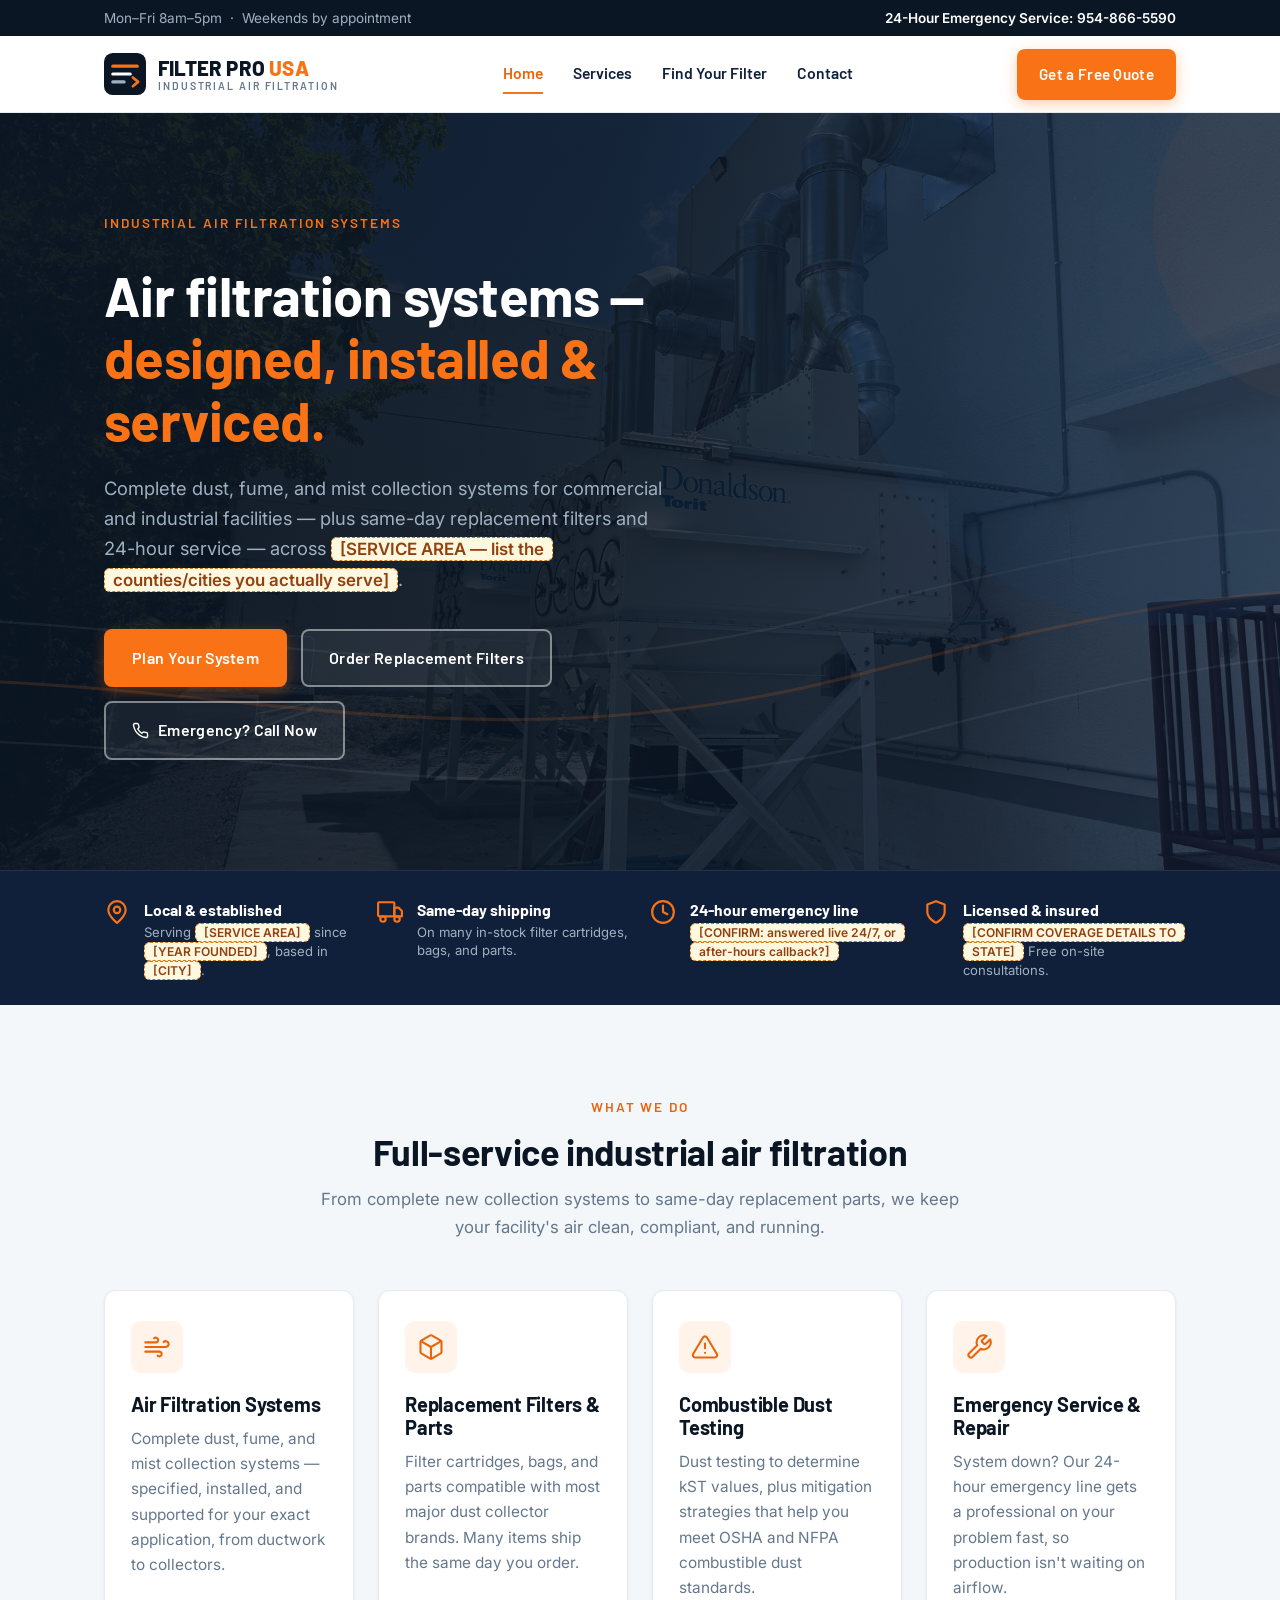
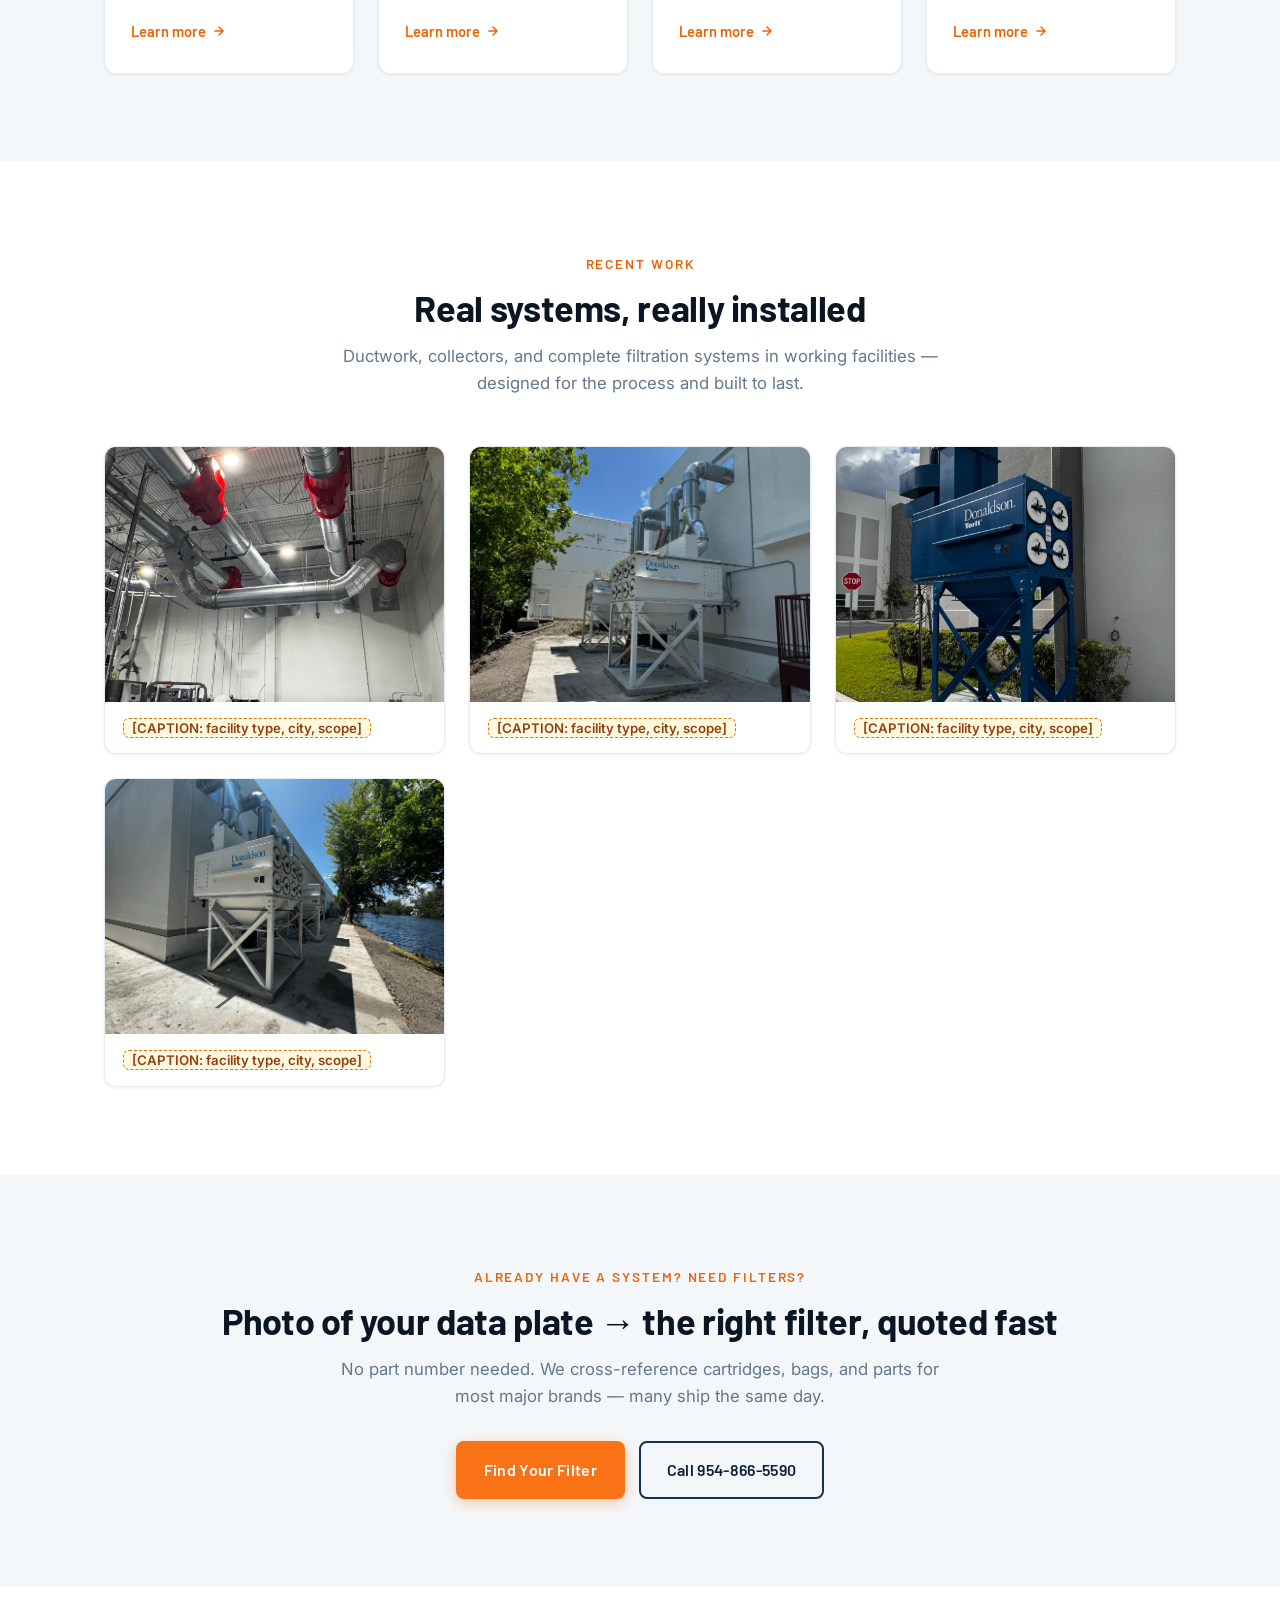
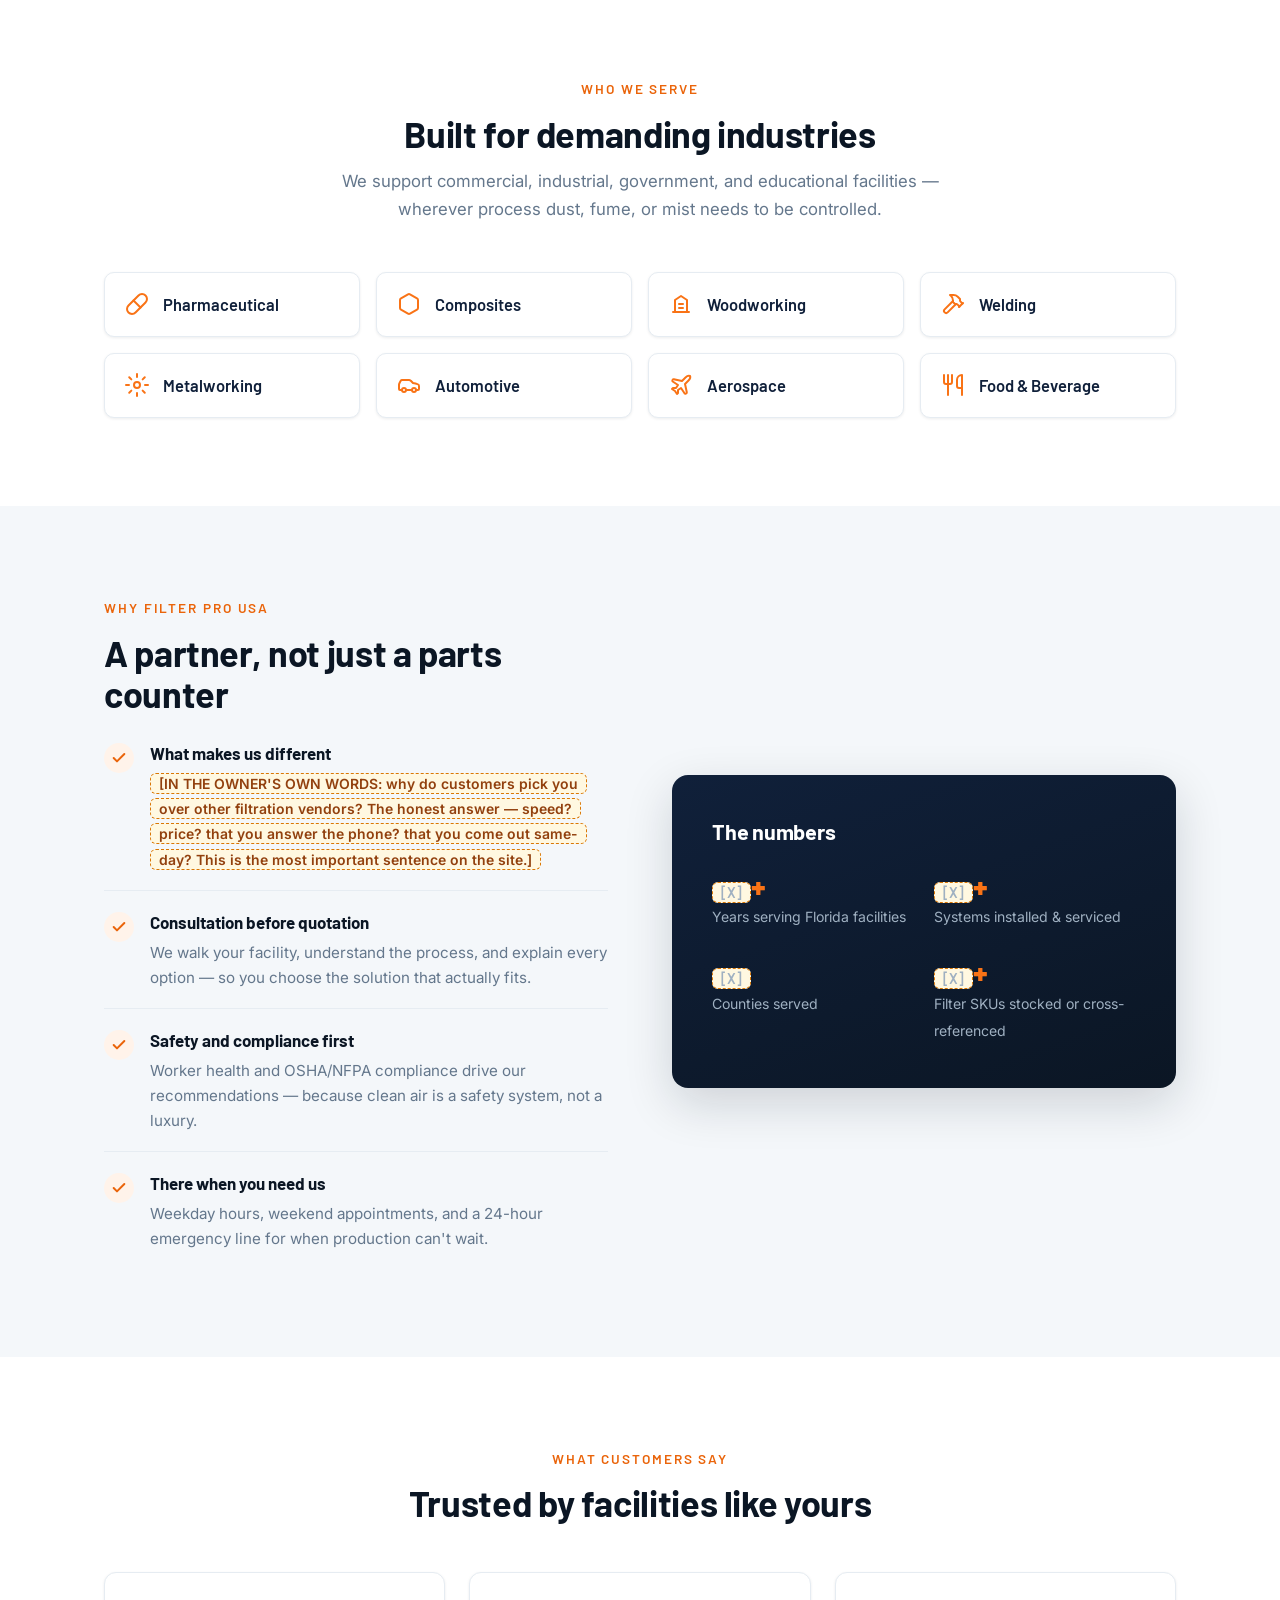
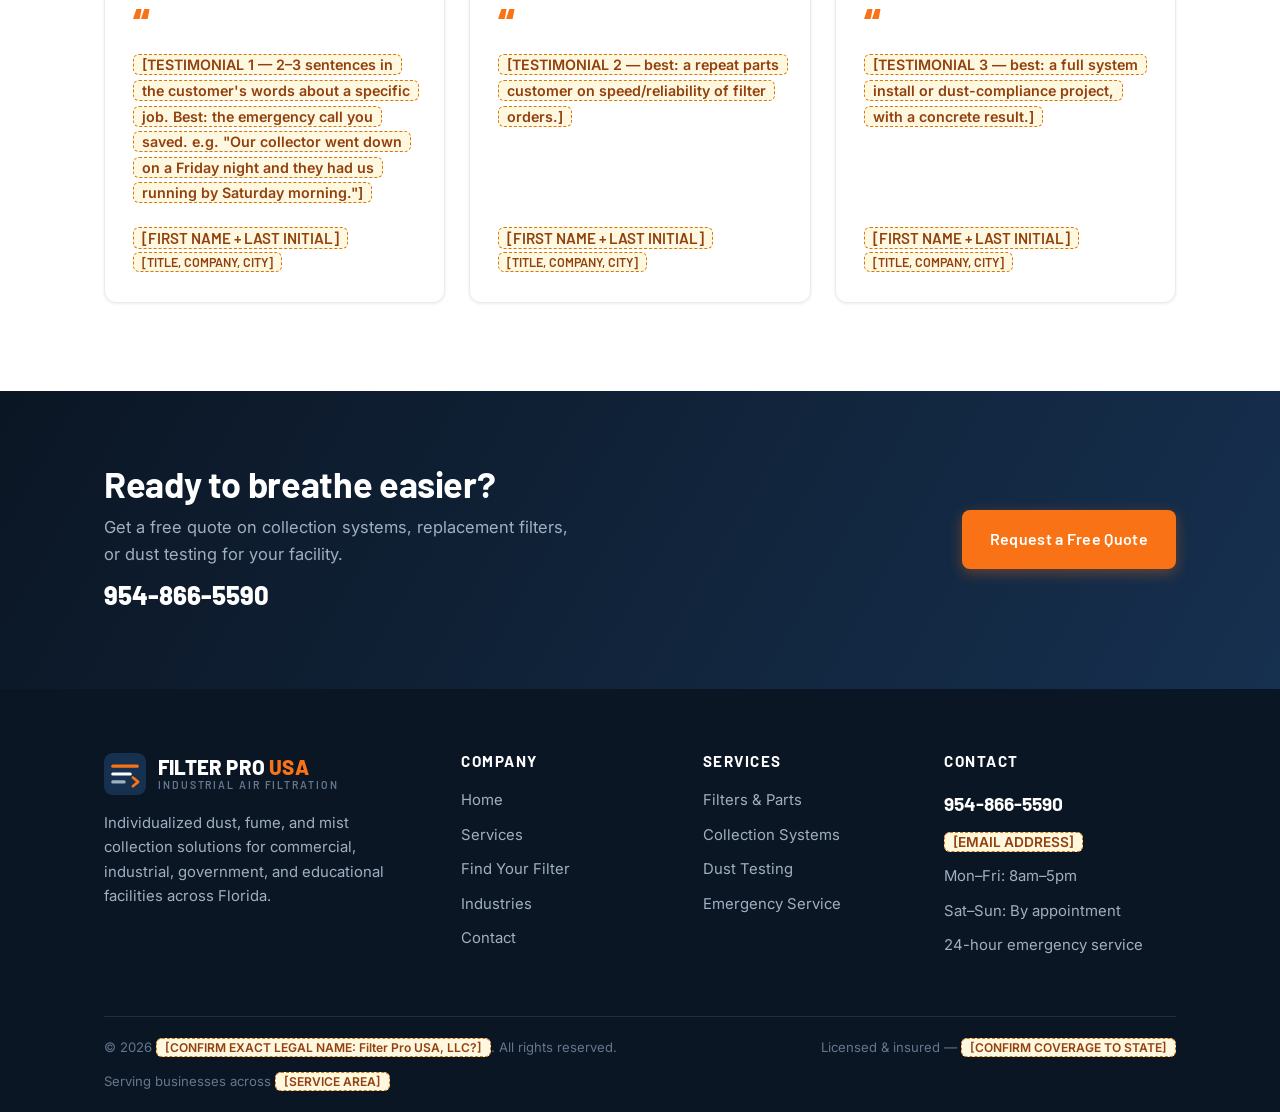
<file: index.html>
<!DOCTYPE html>
<html lang="en">
<head>
  <meta charset="UTF-8">
  <meta name="viewport" content="width=device-width, initial-scale=1.0">
  <title>Filter Pro USA | Industrial Air Filtration Systems — Design, Installation &amp; Service, Florida</title>
  <meta name="description" content="Filter Pro USA designs, installs, and services industrial air filtration systems — dust, fume, and mist collection — for commercial and industrial facilities across Florida. Replacement filters for most brands. Free quotes — call 954-866-5590.">
  <meta property="og:type" content="website">
  <meta property="og:title" content="Filter Pro USA | Industrial Air Filtration Systems — Florida">
  <meta property="og:description" content="Air filtration systems designed, installed, and serviced. Dust, fume, and mist collection plus replacement filters for most brands. Free quotes — 954-866-5590.">
  <link rel="preconnect" href="https://fonts.googleapis.com">
  <link rel="preconnect" href="https://fonts.gstatic.com" crossorigin>
  <link href="https://fonts.googleapis.com/css2?family=Barlow:wght@600;700;800&family=Inter:wght@400;500;600&display=swap" rel="stylesheet">
  <link rel="stylesheet" href="css/styles.css">
  <link rel="icon" type="image/svg+xml" href="assets/favicon.svg">
  <script type="application/ld+json">
  {
    "@context": "https://schema.org",
    "@type": "LocalBusiness",
    "name": "Filter Pro USA",
    "url": "https://filterprousa.com/",
    "telephone": "+1-954-866-5590",
    "description": "Industrial air filtration systems designed, installed, and serviced: dust, fume, and mist collection, replacement filters and parts, and combustible dust testing for commercial and industrial facilities in Florida.",
    "areaServed": "Florida",
    "openingHours": ["Mo-Fr 08:00-17:00"]
  }
  </script>
  <!-- TODO before launch: add "address" and "geo" to the JSON-LD above once the
       business address is confirmed, and update areaServed to the real list. -->
</head>
<body>

  <!-- Top utility bar -->
  <div class="topbar">
    <div class="container">
      <div class="hours">
        <span>Mon–Fri 8am–5pm &nbsp;·&nbsp; Weekends by appointment</span>
      </div>
      <div>
        <strong>24-Hour Emergency Service:</strong>
        <a href="tel:9548665590">954-866-5590</a>
      </div>
    </div>
  </div>

  <!-- Header -->
  <header class="site-header">
    <div class="container nav-wrap">
      <a class="brand" href="index.html">
        <svg class="brand-mark" viewBox="0 0 48 48" fill="none" xmlns="http://www.w3.org/2000/svg" aria-hidden="true">
          <rect width="48" height="48" rx="10" fill="#0b1624"/>
          <path d="M10 15h28" stroke="#f97316" stroke-width="3.5" stroke-linecap="round"/>
          <path d="M10 24h20" stroke="#ffffff" stroke-width="3.5" stroke-linecap="round"/>
          <path d="M10 33h13" stroke="#9fb0c1" stroke-width="3.5" stroke-linecap="round"/>
          <path d="M33 28l6 5-6 5" stroke="#f97316" stroke-width="3" stroke-linecap="round" stroke-linejoin="round" fill="none"/>
        </svg>
        <span class="brand-text">
          <span class="brand-name">FILTER PRO <span>USA</span></span>
          <span class="brand-tag">Industrial Air Filtration</span>
        </span>
      </a>

      <nav class="main-nav" id="mainNav">
        <a href="index.html" class="active">Home</a>
        <a href="services.html">Services</a>
        <a href="filters.html">Find Your Filter</a>
        <a href="contact.html">Contact</a>
      </nav>

      <div class="nav-cta">
        <a class="btn btn-primary" href="contact.html">Get a Free Quote</a>
      </div>

      <button class="nav-toggle" id="navToggle" aria-label="Toggle navigation" aria-expanded="false">
        <span></span><span></span><span></span>
      </button>
    </div>
  </header>

  <!-- Hero -->
  <section class="hero">
    <svg class="hero-flow" viewBox="0 0 1440 620" preserveAspectRatio="xMidYMid slice" xmlns="http://www.w3.org/2000/svg" aria-hidden="true">
      <path d="M-80 480 C 300 420, 520 560, 900 460 S 1400 380, 1560 440" stroke="rgba(249,115,22,0.28)" stroke-width="2.5" fill="none"/>
      <path d="M-80 530 C 320 470, 560 610, 940 510 S 1420 430, 1560 490" stroke="rgba(255,255,255,0.10)" stroke-width="2" fill="none"/>
      <path d="M-80 430 C 280 370, 500 510, 880 410 S 1380 330, 1560 390" stroke="rgba(159,176,193,0.16)" stroke-width="2" fill="none"/>
      <circle cx="1150" cy="160" r="260" fill="rgba(29,63,102,0.35)"/>
      <circle cx="1290" cy="90" r="150" fill="rgba(249,115,22,0.07)"/>
    </svg>

    <div class="container">
      <div class="hero-inner">
        <span class="kicker">Industrial Air Filtration Systems</span>
        <h1>Air filtration systems — <em>designed, installed &amp; serviced.</em></h1>
        <p class="lede">
          Complete dust, fume, and mist collection systems for commercial and industrial
          facilities — plus same-day replacement filters and 24-hour service — across
          <span class="ph">[SERVICE AREA — list the counties/cities you actually serve]</span>.
        </p>
        <div class="hero-actions">
          <a class="btn btn-primary" href="contact.html">Plan Your System</a>
          <a class="btn btn-outline-light" href="filters.html">Order Replacement Filters</a>
          <a class="btn btn-outline-light btn-tel" href="tel:9548665590">
            <svg width="17" height="17" viewBox="0 0 24 24" fill="none" stroke="currentColor" stroke-width="2" stroke-linecap="round" stroke-linejoin="round" aria-hidden="true"><path d="M22 16.92v3a2 2 0 0 1-2.18 2 19.79 19.79 0 0 1-8.63-3.07 19.5 19.5 0 0 1-6-6 19.79 19.79 0 0 1-3.07-8.67A2 2 0 0 1 4.11 2h3a2 2 0 0 1 2 1.72c.127.96.361 1.903.7 2.81a2 2 0 0 1-.45 2.11L8.09 9.91a16 16 0 0 0 6 6l1.27-1.27a2 2 0 0 1 2.11-.45c.907.339 1.85.573 2.81.7A2 2 0 0 1 22 16.92z"/></svg>
            Emergency? Call Now
          </a>
        </div>
      </div>
    </div>
  </section>

  <!-- Trust strip -->
  <div class="trust-strip">
    <div class="container">
      <div class="trust-item">
        <svg viewBox="0 0 24 24" fill="none" stroke="currentColor" stroke-width="2" stroke-linecap="round" stroke-linejoin="round" aria-hidden="true"><path d="M20 10c0 6-8 12-8 12s-8-6-8-12a8 8 0 0 1 16 0Z"/><circle cx="12" cy="10" r="3"/></svg>
        <div>
          <strong>Local &amp; established</strong>
          <small>Serving <span class="ph">[SERVICE AREA]</span> since <span class="ph">[YEAR FOUNDED]</span>, based in <span class="ph">[CITY]</span>.</small>
        </div>
      </div>
      <div class="trust-item">
        <svg viewBox="0 0 24 24" fill="none" stroke="currentColor" stroke-width="2" stroke-linecap="round" stroke-linejoin="round" aria-hidden="true"><rect x="1" y="3" width="15" height="13" rx="1"/><path d="M16 8h4l3 3v5h-7V8z"/><circle cx="5.5" cy="18.5" r="2.5"/><circle cx="18.5" cy="18.5" r="2.5"/></svg>
        <div>
          <strong>Same-day shipping</strong>
          <small>On many in-stock filter cartridges, bags, and parts.</small>
        </div>
      </div>
      <div class="trust-item">
        <svg viewBox="0 0 24 24" fill="none" stroke="currentColor" stroke-width="2" stroke-linecap="round" stroke-linejoin="round" aria-hidden="true"><circle cx="12" cy="12" r="10"/><polyline points="12 6 12 12 16 14"/></svg>
        <div>
          <strong>24-hour emergency line</strong>
          <small><span class="ph">[CONFIRM: answered live 24/7, or after-hours callback?]</span></small>
        </div>
      </div>
      <div class="trust-item">
        <svg viewBox="0 0 24 24" fill="none" stroke="currentColor" stroke-width="2" stroke-linecap="round" stroke-linejoin="round" aria-hidden="true"><path d="M12 22s8-4 8-10V5l-8-3-8 3v7c0 6 8 10 8 10z"/></svg>
        <div>
          <strong>Licensed &amp; insured</strong>
          <small><span class="ph">[CONFIRM COVERAGE DETAILS TO STATE]</span> Free on-site consultations.</small>
        </div>
      </div>
    </div>
  </div>

  <!-- Services overview -->
  <section class="block tint" id="services">
    <div class="container">
      <div class="section-head center">
        <span class="kicker">What We Do</span>
        <h2>Full-service industrial air filtration</h2>
        <p class="section-intro">
          From complete new collection systems to same-day replacement parts, we keep
          your facility's air clean, compliant, and running.
        </p>
      </div>

      <div class="card-grid">
        <div class="svc-card">
          <div class="svc-icon">
            <svg viewBox="0 0 24 24" fill="none" stroke="currentColor" stroke-width="1.8" stroke-linecap="round" stroke-linejoin="round" aria-hidden="true"><path d="M9.59 4.59A2 2 0 1 1 11 8H2"/><path d="M17.73 7.73A2.5 2.5 0 1 1 19.5 12H2"/><path d="M12.59 19.41A2 2 0 1 0 14 16H2"/></svg>
          </div>
          <h3>Air Filtration Systems</h3>
          <p>Complete dust, fume, and mist collection systems — specified, installed, and supported for your exact application, from ductwork to collectors.</p>
          <a class="learn" href="services.html#collection">Learn more
            <svg width="14" height="14" viewBox="0 0 24 24" fill="none" stroke="currentColor" stroke-width="2.5" stroke-linecap="round" stroke-linejoin="round" aria-hidden="true"><path d="M5 12h14M12 5l7 7-7 7"/></svg>
          </a>
        </div>

        <div class="svc-card">
          <div class="svc-icon">
            <svg viewBox="0 0 24 24" fill="none" stroke="currentColor" stroke-width="1.8" stroke-linecap="round" stroke-linejoin="round" aria-hidden="true"><path d="M21 8a2 2 0 0 0-1-1.73l-7-4a2 2 0 0 0-2 0l-7 4A2 2 0 0 0 3 8v8a2 2 0 0 0 1 1.73l7 4a2 2 0 0 0 2 0l7-4A2 2 0 0 0 21 16Z"/><path d="m3.3 7 8.7 5 8.7-5"/><path d="M12 22V12"/></svg>
          </div>
          <h3>Replacement Filters &amp; Parts</h3>
          <p>Filter cartridges, bags, and parts compatible with most major dust collector brands. Many items ship the same day you order.</p>
          <a class="learn" href="filters.html">Learn more
            <svg width="14" height="14" viewBox="0 0 24 24" fill="none" stroke="currentColor" stroke-width="2.5" stroke-linecap="round" stroke-linejoin="round" aria-hidden="true"><path d="M5 12h14M12 5l7 7-7 7"/></svg>
          </a>
        </div>

        <div class="svc-card">
          <div class="svc-icon">
            <svg viewBox="0 0 24 24" fill="none" stroke="currentColor" stroke-width="1.8" stroke-linecap="round" stroke-linejoin="round" aria-hidden="true"><path d="M12 9v4"/><path d="M12 17h.01"/><path d="M10.29 3.86 1.82 18a2 2 0 0 0 1.71 3h16.94a2 2 0 0 0 1.71-3L13.71 3.86a2 2 0 0 0-3.42 0z"/></svg>
          </div>
          <h3>Combustible Dust Testing</h3>
          <p>Dust testing to determine kST values, plus mitigation strategies that help you meet OSHA and NFPA combustible dust standards.</p>
          <a class="learn" href="services.html#testing">Learn more
            <svg width="14" height="14" viewBox="0 0 24 24" fill="none" stroke="currentColor" stroke-width="2.5" stroke-linecap="round" stroke-linejoin="round" aria-hidden="true"><path d="M5 12h14M12 5l7 7-7 7"/></svg>
          </a>
        </div>

        <div class="svc-card">
          <div class="svc-icon">
            <svg viewBox="0 0 24 24" fill="none" stroke="currentColor" stroke-width="1.8" stroke-linecap="round" stroke-linejoin="round" aria-hidden="true"><path d="M14.7 6.3a1 1 0 0 0 0 1.4l1.6 1.6a1 1 0 0 0 1.4 0l3.77-3.77a6 6 0 0 1-7.94 7.94l-6.91 6.91a2.12 2.12 0 0 1-3-3l6.91-6.91a6 6 0 0 1 7.94-7.94l-3.76 3.76z"/></svg>
          </div>
          <h3>Emergency Service &amp; Repair</h3>
          <p>System down? Our 24-hour emergency line gets a professional on your problem fast, so production isn't waiting on airflow.</p>
          <a class="learn" href="services.html#service">Learn more
            <svg width="14" height="14" viewBox="0 0 24 24" fill="none" stroke="currentColor" stroke-width="2.5" stroke-linecap="round" stroke-linejoin="round" aria-hidden="true"><path d="M5 12h14M12 5l7 7-7 7"/></svg>
          </a>
        </div>
      </div>
    </div>
  </section>

  <!-- Recent work -->
  <section class="block" id="recent-work">
    <div class="container">
      <div class="section-head center">
        <span class="kicker">Recent Work</span>
        <h2>Real systems, really installed</h2>
        <p class="section-intro">
          Ductwork, collectors, and complete filtration systems in working facilities —
          designed for the process and built to last.
        </p>
      </div>
      <div class="work-grid">
        <figure class="work-card">
          <img src="assets/photos/job-1.jpg" alt="Overhead spiral ductwork and isolation valves installed inside a production facility" loading="lazy">
          <figcaption><span class="ph">[CAPTION: facility type, city, scope]</span></figcaption>
        </figure>
        <figure class="work-card">
          <img src="assets/photos/job-2.jpg" alt="Twin Donaldson Torit cartridge dust collectors installed outside a Florida facility" loading="lazy">
          <figcaption><span class="ph">[CAPTION: facility type, city, scope]</span></figcaption>
        </figure>
        <figure class="work-card">
          <img src="assets/photos/job-3.jpg" alt="Donaldson Torit cartridge dust collector with exterior ductwork" loading="lazy">
          <figcaption><span class="ph">[CAPTION: facility type, city, scope]</span></figcaption>
        </figure>
        <figure class="work-card">
          <img src="assets/photos/job-4.jpg" alt="Row of Donaldson Torit dust collectors along a commercial building exterior" loading="lazy">
          <figcaption><span class="ph">[CAPTION: facility type, city, scope]</span></figcaption>
        </figure>
      </div>
    </div>
  </section>

  <!-- Filter finder teaser -->
  <section class="block tint" id="find-filter">
    <div class="container">
      <div class="section-head center" style="margin-bottom: 0;">
        <span class="kicker">Already Have a System? Need Filters?</span>
        <h2>Photo of your data plate → the right filter, quoted fast</h2>
        <p class="section-intro">
          No part number needed. We cross-reference cartridges, bags, and parts for most
          major brands — many ship the same day.
        </p>
        <div class="teaser-actions">
          <a class="btn btn-primary" href="filters.html">Find Your Filter</a>
          <a class="btn btn-outline-dark" href="tel:9548665590">Call 954-866-5590</a>
        </div>
      </div>
    </div>
  </section>

  <!-- Industries -->
  <section class="block" id="industries">
    <div class="container">
      <div class="section-head center">
        <span class="kicker">Who We Serve</span>
        <h2>Built for demanding industries</h2>
        <p class="section-intro">
          We support commercial, industrial, government, and educational facilities —
          wherever process dust, fume, or mist needs to be controlled.
        </p>
      </div>

      <div class="industry-grid">
        <div class="industry">
          <svg viewBox="0 0 24 24" fill="none" stroke="currentColor" stroke-width="2" stroke-linecap="round" stroke-linejoin="round" aria-hidden="true"><path d="m10.5 20.5 10-10a4.95 4.95 0 1 0-7-7l-10 10a4.95 4.95 0 1 0 7 7Z"/><path d="m8.5 8.5 7 7"/></svg>
          Pharmaceutical
        </div>
        <div class="industry">
          <svg viewBox="0 0 24 24" fill="none" stroke="currentColor" stroke-width="2" stroke-linecap="round" stroke-linejoin="round" aria-hidden="true"><path d="M21 8a2 2 0 0 0-1-1.73l-7-4a2 2 0 0 0-2 0l-7 4A2 2 0 0 0 3 8v8a2 2 0 0 0 1 1.73l7 4a2 2 0 0 0 2 0l7-4A2 2 0 0 0 21 16Z"/></svg>
          Composites
        </div>
        <div class="industry">
          <svg viewBox="0 0 24 24" fill="none" stroke="currentColor" stroke-width="2" stroke-linecap="round" stroke-linejoin="round" aria-hidden="true"><path d="M4 20h16"/><path d="M6 20V8l6-4 6 4v12"/><path d="M10 12h4"/><path d="M10 16h4"/></svg>
          Woodworking
        </div>
        <div class="industry">
          <svg viewBox="0 0 24 24" fill="none" stroke="currentColor" stroke-width="2" stroke-linecap="round" stroke-linejoin="round" aria-hidden="true"><path d="m15 12-8.373 8.373a1 1 0 1 1-3-3L12 9"/><path d="m18 15 4-4"/><path d="m21.5 11.5-1.914-1.914A2 2 0 0 1 19 8.172V7l-2.26-2.26a6 6 0 0 0-4.202-1.756L9 2.96l.92.82A6.18 6.18 0 0 1 12 8.4V10l2 2h1.172a2 2 0 0 1 1.414.586L18.5 14.5"/></svg>
          Welding
        </div>
        <div class="industry">
          <svg viewBox="0 0 24 24" fill="none" stroke="currentColor" stroke-width="2" stroke-linecap="round" stroke-linejoin="round" aria-hidden="true"><circle cx="12" cy="12" r="3"/><path d="M12 1v3M12 20v3M4.22 4.22l2.12 2.12M17.66 17.66l2.12 2.12M1 12h3M20 12h3M4.22 19.78l2.12-2.12M17.66 6.34l2.12-2.12"/></svg>
          Metalworking
        </div>
        <div class="industry">
          <svg viewBox="0 0 24 24" fill="none" stroke="currentColor" stroke-width="2" stroke-linecap="round" stroke-linejoin="round" aria-hidden="true"><path d="M19 17h2c.6 0 1-.4 1-1v-3c0-.9-.7-1.7-1.5-1.9C18.7 10.6 16 10 16 10s-1.3-1.4-2.2-2.3c-.5-.4-1.1-.7-1.8-.7H5c-.6 0-1.1.4-1.4.9l-1.4 2.9A3.7 3.7 0 0 0 2 12v4c0 .6.4 1 1 1h2"/><circle cx="7" cy="17" r="2"/><path d="M9 17h6"/><circle cx="17" cy="17" r="2"/></svg>
          Automotive
        </div>
        <div class="industry">
          <svg viewBox="0 0 24 24" fill="none" stroke="currentColor" stroke-width="2" stroke-linecap="round" stroke-linejoin="round" aria-hidden="true"><path d="M17.8 19.2 16 11l3.5-3.5C21 6 21.5 4 21 3c-1-.5-3 0-4.5 1.5L13 8 4.8 6.2c-.5-.1-.9.1-1.1.5l-.3.5c-.2.5-.1 1 .3 1.3L9 12l-2 3H4l-1 1 3 2 2 3 1-1v-3l3-2 3.5 5.3c.3.4.8.5 1.3.3l.5-.2c.4-.3.6-.7.5-1.2z"/></svg>
          Aerospace
        </div>
        <div class="industry">
          <svg viewBox="0 0 24 24" fill="none" stroke="currentColor" stroke-width="2" stroke-linecap="round" stroke-linejoin="round" aria-hidden="true"><path d="M3 2v7c0 1.1.9 2 2 2h4a2 2 0 0 0 2-2V2"/><path d="M7 2v20"/><path d="M21 15V2a5 5 0 0 0-5 5v6c0 1.1.9 2 2 2h3Zm0 0v7"/></svg>
          Food &amp; Beverage
        </div>
      </div>
    </div>
  </section>

  <!-- Why us -->
  <section class="block tint" id="why-us">
    <div class="container split">
      <div>
        <span class="kicker">Why Filter Pro USA</span>
        <h2>A partner, not just a parts counter</h2>
        <ul class="why-list">
          <li>
            <span class="check"><svg viewBox="0 0 24 24" fill="none" stroke="currentColor" stroke-width="3" stroke-linecap="round" stroke-linejoin="round" aria-hidden="true"><path d="M20 6 9 17l-5-5"/></svg></span>
            <div>
              <strong>What makes us different</strong>
              <p><span class="ph">[IN THE OWNER'S OWN WORDS: why do customers pick you over other filtration vendors? The honest answer — speed? price? that you answer the phone? that you come out same-day? This is the most important sentence on the site.]</span></p>
            </div>
          </li>
          <li>
            <span class="check"><svg viewBox="0 0 24 24" fill="none" stroke="currentColor" stroke-width="3" stroke-linecap="round" stroke-linejoin="round" aria-hidden="true"><path d="M20 6 9 17l-5-5"/></svg></span>
            <div>
              <strong>Consultation before quotation</strong>
              <p>We walk your facility, understand the process, and explain every option — so you choose the solution that actually fits.</p>
            </div>
          </li>
          <li>
            <span class="check"><svg viewBox="0 0 24 24" fill="none" stroke="currentColor" stroke-width="3" stroke-linecap="round" stroke-linejoin="round" aria-hidden="true"><path d="M20 6 9 17l-5-5"/></svg></span>
            <div>
              <strong>Safety and compliance first</strong>
              <p>Worker health and OSHA/NFPA compliance drive our recommendations — because clean air is a safety system, not a luxury.</p>
            </div>
          </li>
          <li>
            <span class="check"><svg viewBox="0 0 24 24" fill="none" stroke="currentColor" stroke-width="3" stroke-linecap="round" stroke-linejoin="round" aria-hidden="true"><path d="M20 6 9 17l-5-5"/></svg></span>
            <div>
              <strong>There when you need us</strong>
              <p>Weekday hours, weekend appointments, and a 24-hour emergency line for when production can't wait.</p>
            </div>
          </li>
        </ul>
      </div>

      <div class="stat-panel">
        <h3>The numbers</h3>
        <div class="stat-grid">
          <div class="stat">
            <b><span class="ph">[X]</span>+</b>
            <span>Years serving Florida facilities</span>
          </div>
          <div class="stat">
            <b><span class="ph">[X]</span>+</b>
            <span>Systems installed &amp; serviced</span>
          </div>
          <div class="stat">
            <b><span class="ph">[X]</span></b>
            <span>Counties served</span>
          </div>
          <div class="stat">
            <b><span class="ph">[X]</span>+</b>
            <span>Filter SKUs stocked or cross-referenced</span>
          </div>
        </div>
      </div>
    </div>
  </section>

  <!-- Testimonials -->
  <section class="block" id="testimonials">
    <div class="container">
      <div class="section-head center">
        <span class="kicker">What Customers Say</span>
        <h2>Trusted by facilities like yours</h2>
      </div>
      <div class="quote-grid">
        <div class="quote-card">
          <span class="quote-mark">“</span>
          <p><span class="ph">[TESTIMONIAL 1 — 2–3 sentences in the customer's words about a specific job. Best: the emergency call you saved. e.g. "Our collector went down on a Friday night and they had us running by Saturday morning."]</span></p>
          <div class="quote-who">
            <span class="ph">[FIRST NAME + LAST INITIAL]</span>
            <small><span class="ph">[TITLE, COMPANY, CITY]</span></small>
          </div>
        </div>
        <div class="quote-card">
          <span class="quote-mark">“</span>
          <p><span class="ph">[TESTIMONIAL 2 — best: a repeat parts customer on speed/reliability of filter orders.]</span></p>
          <div class="quote-who">
            <span class="ph">[FIRST NAME + LAST INITIAL]</span>
            <small><span class="ph">[TITLE, COMPANY, CITY]</span></small>
          </div>
        </div>
        <div class="quote-card">
          <span class="quote-mark">“</span>
          <p><span class="ph">[TESTIMONIAL 3 — best: a full system install or dust-compliance project, with a concrete result.]</span></p>
          <div class="quote-who">
            <span class="ph">[FIRST NAME + LAST INITIAL]</span>
            <small><span class="ph">[TITLE, COMPANY, CITY]</span></small>
          </div>
        </div>
      </div>
    </div>
  </section>

  <!-- CTA band -->
  <section class="cta-band">
    <div class="container">
      <div>
        <h2>Ready to breathe easier?</h2>
        <p>Get a free quote on collection systems, replacement filters, or dust testing for your facility.</p>
        <a class="cta-phone" href="tel:9548665590">954-866-5590</a>
      </div>
      <div class="cta-actions">
        <a class="btn btn-primary" href="contact.html">Request a Free Quote</a>
      </div>
    </div>
  </section>

  <!-- Footer -->
  <footer class="site-footer">
    <div class="container">
      <div class="footer-grid">
        <div class="footer-brand">
          <a class="brand" href="index.html">
            <svg class="brand-mark" viewBox="0 0 48 48" fill="none" xmlns="http://www.w3.org/2000/svg" aria-hidden="true">
              <rect width="48" height="48" rx="10" fill="#16304f"/>
              <path d="M10 15h28" stroke="#f97316" stroke-width="3.5" stroke-linecap="round"/>
              <path d="M10 24h20" stroke="#ffffff" stroke-width="3.5" stroke-linecap="round"/>
              <path d="M10 33h13" stroke="#9fb0c1" stroke-width="3.5" stroke-linecap="round"/>
              <path d="M33 28l6 5-6 5" stroke="#f97316" stroke-width="3" stroke-linecap="round" stroke-linejoin="round" fill="none"/>
            </svg>
            <span class="brand-text">
              <span class="brand-name">FILTER PRO <span>USA</span></span>
              <span class="brand-tag">Industrial Air Filtration</span>
            </span>
          </a>
          <p>Individualized dust, fume, and mist collection solutions for commercial, industrial, government, and educational facilities across Florida.</p>
        </div>

        <div>
          <h4>Company</h4>
          <ul>
            <li><a href="index.html">Home</a></li>
            <li><a href="services.html">Services</a></li>
            <li><a href="filters.html">Find Your Filter</a></li>
            <li><a href="index.html#industries">Industries</a></li>
            <li><a href="contact.html">Contact</a></li>
          </ul>
        </div>

        <div>
          <h4>Services</h4>
          <ul>
            <li><a href="filters.html">Filters &amp; Parts</a></li>
            <li><a href="services.html#collection">Collection Systems</a></li>
            <li><a href="services.html#testing">Dust Testing</a></li>
            <li><a href="services.html#service">Emergency Service</a></li>
          </ul>
        </div>

        <div>
          <h4>Contact</h4>
          <ul>
            <li><a class="footer-phone" href="tel:9548665590">954-866-5590</a></li>
            <li><span class="ph">[EMAIL ADDRESS]</span></li>
            <li>Mon–Fri: 8am–5pm</li>
            <li>Sat–Sun: By appointment</li>
            <li>24-hour emergency service</li>
          </ul>
        </div>
      </div>

      <div class="footer-bottom">
        <span>© 2026 <span class="ph">[CONFIRM EXACT LEGAL NAME: Filter Pro USA, LLC?]</span>. All rights reserved.</span>
        <span>Licensed &amp; insured — <span class="ph">[CONFIRM COVERAGE TO STATE]</span></span>
        <span>Serving businesses across <span class="ph">[SERVICE AREA]</span></span>
      </div>
    </div>
  </footer>

  <a class="mobile-call" href="tel:9548665590">📞 Call 954-866-5590</a>

  <script src="js/main.js"></script>
</body>
</html>
</file>
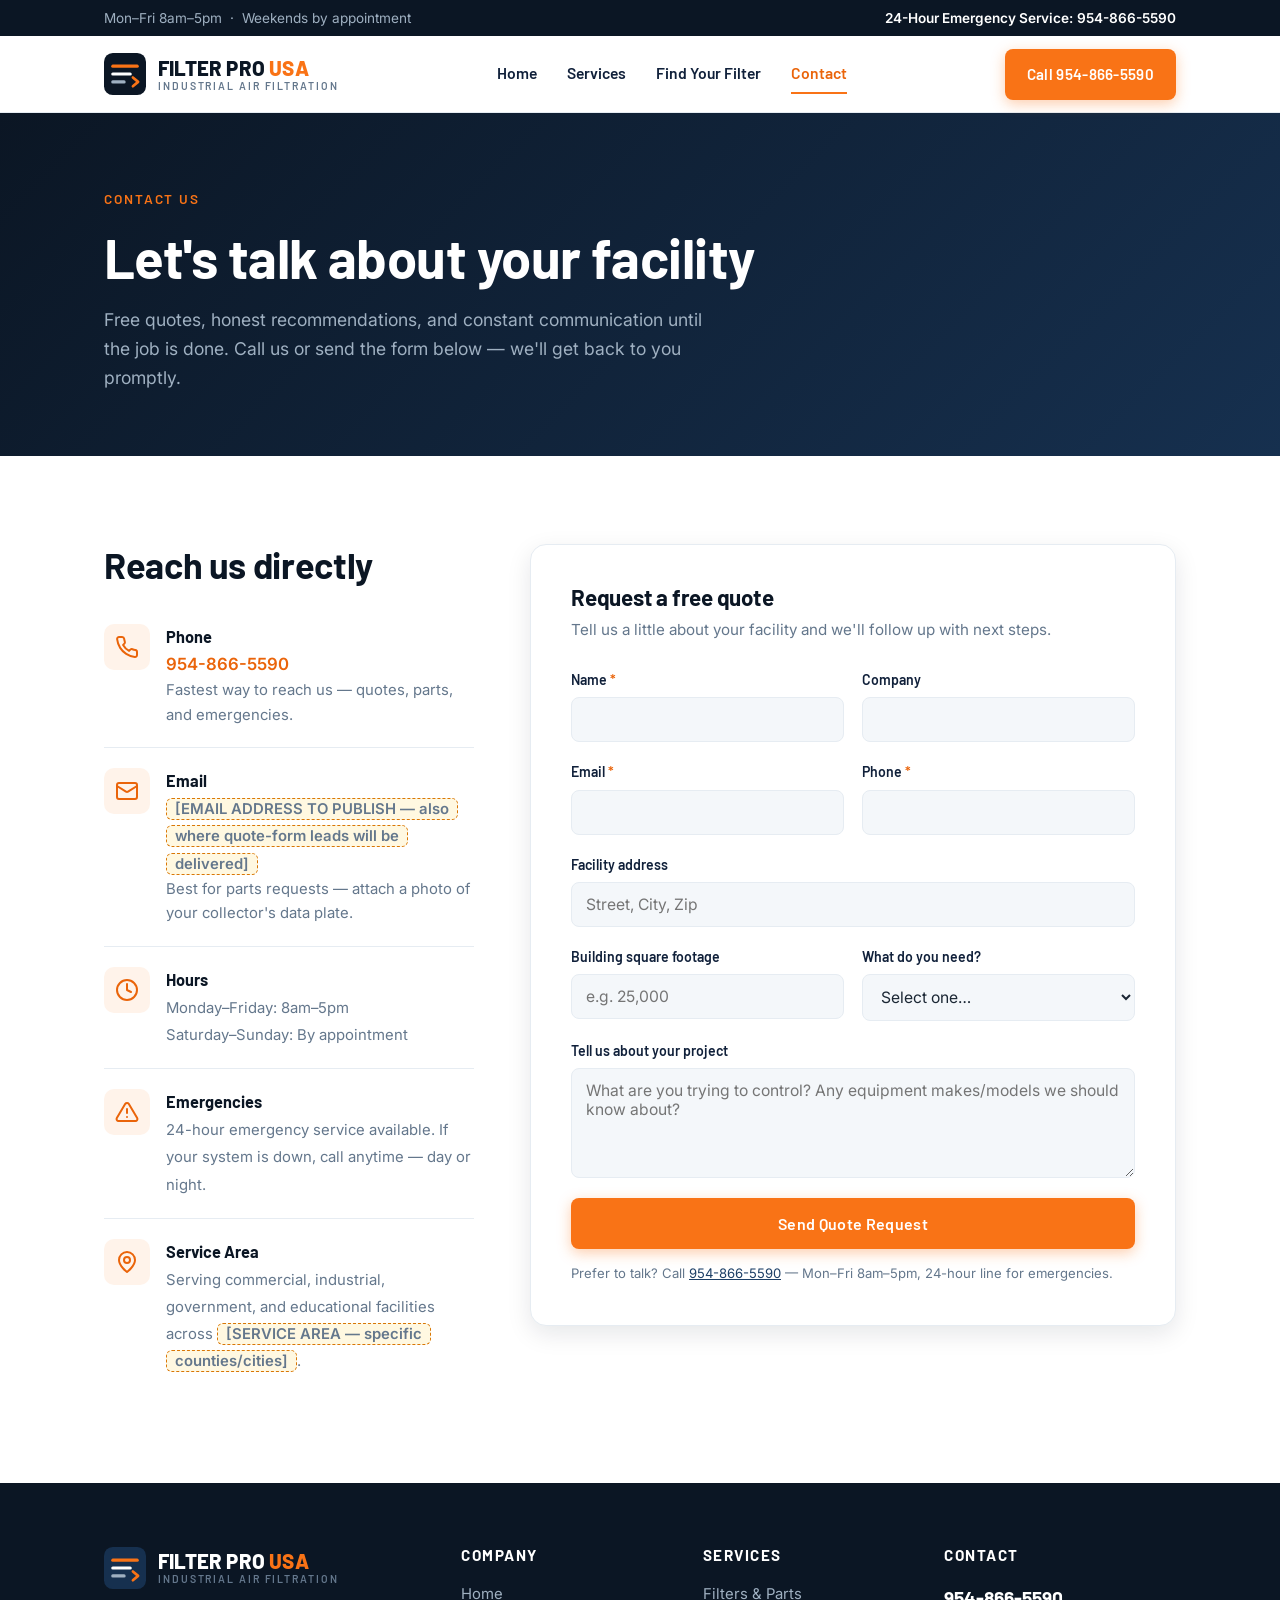
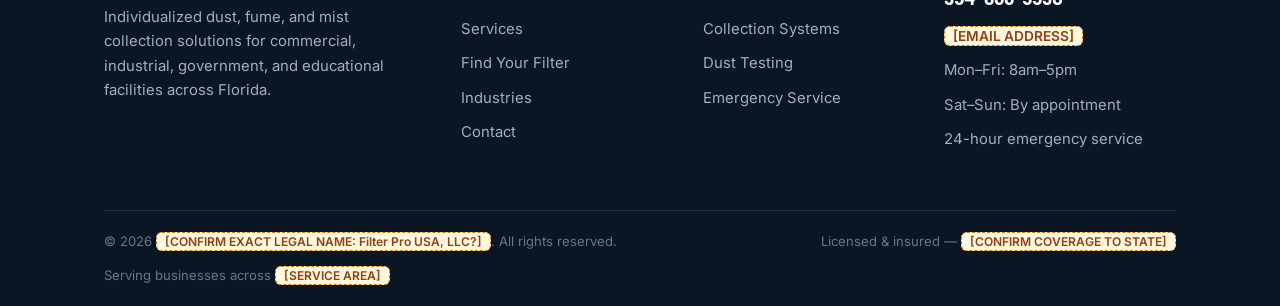
<file: contact.html>
<!DOCTYPE html>
<html lang="en">
<head>
  <meta charset="UTF-8">
  <meta name="viewport" content="width=device-width, initial-scale=1.0">
  <title>Contact Us | Filter Pro USA — Free Quotes, 954-866-5590</title>
  <meta name="description" content="Request a free quote from Filter Pro USA. Call 954-866-5590 — Mon–Fri 8am–5pm, weekends by appointment, 24-hour emergency service available across Florida.">
  <meta property="og:type" content="website">
  <meta property="og:title" content="Contact Filter Pro USA — Free Quotes">
  <meta property="og:description" content="Call 954-866-5590 or send the quote form. Mon–Fri 8am–5pm, 24-hour emergency line.">
  <link rel="preconnect" href="https://fonts.googleapis.com">
  <link rel="preconnect" href="https://fonts.gstatic.com" crossorigin>
  <link href="https://fonts.googleapis.com/css2?family=Barlow:wght@600;700;800&family=Inter:wght@400;500;600&display=swap" rel="stylesheet">
  <link rel="stylesheet" href="css/styles.css">
  <link rel="icon" type="image/svg+xml" href="assets/favicon.svg">
</head>
<body>

  <div class="topbar">
    <div class="container">
      <div class="hours">
        <span>Mon–Fri 8am–5pm &nbsp;·&nbsp; Weekends by appointment</span>
      </div>
      <div>
        <strong>24-Hour Emergency Service:</strong>
        <a href="tel:9548665590">954-866-5590</a>
      </div>
    </div>
  </div>

  <header class="site-header">
    <div class="container nav-wrap">
      <a class="brand" href="index.html">
        <svg class="brand-mark" viewBox="0 0 48 48" fill="none" xmlns="http://www.w3.org/2000/svg" aria-hidden="true">
          <rect width="48" height="48" rx="10" fill="#0b1624"/>
          <path d="M10 15h28" stroke="#f97316" stroke-width="3.5" stroke-linecap="round"/>
          <path d="M10 24h20" stroke="#ffffff" stroke-width="3.5" stroke-linecap="round"/>
          <path d="M10 33h13" stroke="#9fb0c1" stroke-width="3.5" stroke-linecap="round"/>
          <path d="M33 28l6 5-6 5" stroke="#f97316" stroke-width="3" stroke-linecap="round" stroke-linejoin="round" fill="none"/>
        </svg>
        <span class="brand-text">
          <span class="brand-name">FILTER PRO <span>USA</span></span>
          <span class="brand-tag">Industrial Air Filtration</span>
        </span>
      </a>

      <nav class="main-nav" id="mainNav">
        <a href="index.html">Home</a>
        <a href="services.html">Services</a>
        <a href="filters.html">Find Your Filter</a>
        <a href="contact.html" class="active">Contact</a>
      </nav>

      <div class="nav-cta">
        <a class="btn btn-primary" href="tel:9548665590">Call 954-866-5590</a>
      </div>

      <button class="nav-toggle" id="navToggle" aria-label="Toggle navigation" aria-expanded="false">
        <span></span><span></span><span></span>
      </button>
    </div>
  </header>

  <section class="page-hero">
    <div class="container">
      <span class="kicker">Contact Us</span>
      <h1>Let's talk about your facility</h1>
      <p>
        Free quotes, honest recommendations, and constant communication until the job
        is done. Call us or send the form below — we'll get back to you promptly.
      </p>
    </div>
  </section>

  <section class="block">
    <div class="container contact-layout">

      <div class="contact-info">
        <h2>Reach us directly</h2>

        <div class="info-card">
          <div class="svc-icon">
            <svg viewBox="0 0 24 24" fill="none" stroke="currentColor" stroke-width="2" stroke-linecap="round" stroke-linejoin="round" aria-hidden="true"><path d="M22 16.92v3a2 2 0 0 1-2.18 2 19.79 19.79 0 0 1-8.63-3.07 19.5 19.5 0 0 1-6-6 19.79 19.79 0 0 1-3.07-8.67A2 2 0 0 1 4.11 2h3a2 2 0 0 1 2 1.72c.127.96.361 1.903.7 2.81a2 2 0 0 1-.45 2.11L8.09 9.91a16 16 0 0 0 6 6l1.27-1.27a2 2 0 0 1 2.11-.45c.907.339 1.85.573 2.81.7A2 2 0 0 1 22 16.92z"/></svg>
          </div>
          <div>
            <strong>Phone</strong>
            <a href="tel:9548665590">954-866-5590</a>
            <p>Fastest way to reach us — quotes, parts, and emergencies.</p>
          </div>
        </div>

        <div class="info-card">
          <div class="svc-icon">
            <svg viewBox="0 0 24 24" fill="none" stroke="currentColor" stroke-width="2" stroke-linecap="round" stroke-linejoin="round" aria-hidden="true"><rect x="2" y="4" width="20" height="16" rx="2"/><path d="m22 7-8.97 5.7a1.94 1.94 0 0 1-2.06 0L2 7"/></svg>
          </div>
          <div>
            <strong>Email</strong>
            <span class="ph">[EMAIL ADDRESS TO PUBLISH — also where quote-form leads will be delivered]</span>
            <p>Best for parts requests — attach a photo of your collector's data plate.</p>
          </div>
        </div>

        <div class="info-card">
          <div class="svc-icon">
            <svg viewBox="0 0 24 24" fill="none" stroke="currentColor" stroke-width="2" stroke-linecap="round" stroke-linejoin="round" aria-hidden="true"><circle cx="12" cy="12" r="10"/><polyline points="12 6 12 12 16 14"/></svg>
          </div>
          <div>
            <strong>Hours</strong>
            <span>Monday–Friday: 8am–5pm<br>Saturday–Sunday: By appointment</span>
          </div>
        </div>

        <div class="info-card">
          <div class="svc-icon">
            <svg viewBox="0 0 24 24" fill="none" stroke="currentColor" stroke-width="2" stroke-linecap="round" stroke-linejoin="round" aria-hidden="true"><path d="M12 9v4"/><path d="M12 17h.01"/><path d="M10.29 3.86 1.82 18a2 2 0 0 0 1.71 3h16.94a2 2 0 0 0 1.71-3L13.71 3.86a2 2 0 0 0-3.42 0z"/></svg>
          </div>
          <div>
            <strong>Emergencies</strong>
            <span>24-hour emergency service available. If your system is down, call anytime — day or night.</span>
          </div>
        </div>

        <div class="info-card">
          <div class="svc-icon">
            <svg viewBox="0 0 24 24" fill="none" stroke="currentColor" stroke-width="2" stroke-linecap="round" stroke-linejoin="round" aria-hidden="true"><path d="M20 10c0 6-8 12-8 12s-8-6-8-12a8 8 0 0 1 16 0Z"/><circle cx="12" cy="10" r="3"/></svg>
          </div>
          <div>
            <strong>Service Area</strong>
            <span>Serving commercial, industrial, government, and educational facilities across <span class="ph">[SERVICE AREA — specific counties/cities]</span>.</span>
          </div>
        </div>
      </div>

      <div class="contact-form-panel">
        <h2>Request a free quote</h2>
        <p>Tell us a little about your facility and we'll follow up with next steps.</p>

        <form id="quoteForm" method="POST" action="#">
          <div class="form-grid">
            <div class="form-field">
              <label for="name">Name <span class="req">*</span></label>
              <input type="text" id="name" name="name" required autocomplete="name">
            </div>
            <div class="form-field">
              <label for="company">Company</label>
              <input type="text" id="company" name="company" autocomplete="organization">
            </div>
            <div class="form-field">
              <label for="email">Email <span class="req">*</span></label>
              <input type="email" id="email" name="email" required autocomplete="email">
            </div>
            <div class="form-field">
              <label for="phone">Phone <span class="req">*</span></label>
              <input type="tel" id="phone" name="phone" required autocomplete="tel">
            </div>
            <div class="form-field full">
              <label for="address">Facility address</label>
              <input type="text" id="address" name="address" placeholder="Street, City, Zip" autocomplete="street-address">
            </div>
            <div class="form-field">
              <label for="sqft">Building square footage</label>
              <input type="text" id="sqft" name="sqft" inputmode="numeric" placeholder="e.g. 25,000">
            </div>
            <div class="form-field">
              <label for="topic">What do you need?</label>
              <select id="topic" name="topic">
                <option value="">Select one…</option>
                <option>New collection system</option>
                <option>Replacement filters / parts</option>
                <option>Combustible dust testing</option>
                <option>Service / repair</option>
                <option>Something else</option>
              </select>
            </div>
            <div class="form-field full">
              <label for="message">Tell us about your project</label>
              <textarea id="message" name="message" placeholder="What are you trying to control? Any equipment makes/models we should know about?"></textarea>
            </div>
          </div>

          <button class="btn btn-primary" type="submit">Send Quote Request</button>
          <p class="form-note">
            Prefer to talk? Call <a href="tel:9548665590">954-866-5590</a> — Mon–Fri 8am–5pm,
            24-hour line for emergencies.
          </p>
        </form>
      </div>

    </div>
  </section>

  <footer class="site-footer">
    <div class="container">
      <div class="footer-grid">
        <div class="footer-brand">
          <a class="brand" href="index.html">
            <svg class="brand-mark" viewBox="0 0 48 48" fill="none" xmlns="http://www.w3.org/2000/svg" aria-hidden="true">
              <rect width="48" height="48" rx="10" fill="#16304f"/>
              <path d="M10 15h28" stroke="#f97316" stroke-width="3.5" stroke-linecap="round"/>
              <path d="M10 24h20" stroke="#ffffff" stroke-width="3.5" stroke-linecap="round"/>
              <path d="M10 33h13" stroke="#9fb0c1" stroke-width="3.5" stroke-linecap="round"/>
              <path d="M33 28l6 5-6 5" stroke="#f97316" stroke-width="3" stroke-linecap="round" stroke-linejoin="round" fill="none"/>
            </svg>
            <span class="brand-text">
              <span class="brand-name">FILTER PRO <span>USA</span></span>
              <span class="brand-tag">Industrial Air Filtration</span>
            </span>
          </a>
          <p>Individualized dust, fume, and mist collection solutions for commercial, industrial, government, and educational facilities across Florida.</p>
        </div>

        <div>
          <h4>Company</h4>
          <ul>
            <li><a href="index.html">Home</a></li>
            <li><a href="services.html">Services</a></li>
            <li><a href="filters.html">Find Your Filter</a></li>
            <li><a href="index.html#industries">Industries</a></li>
            <li><a href="contact.html">Contact</a></li>
          </ul>
        </div>

        <div>
          <h4>Services</h4>
          <ul>
            <li><a href="filters.html">Filters &amp; Parts</a></li>
            <li><a href="services.html#collection">Collection Systems</a></li>
            <li><a href="services.html#testing">Dust Testing</a></li>
            <li><a href="services.html#service">Emergency Service</a></li>
          </ul>
        </div>

        <div>
          <h4>Contact</h4>
          <ul>
            <li><a class="footer-phone" href="tel:9548665590">954-866-5590</a></li>
            <li><span class="ph">[EMAIL ADDRESS]</span></li>
            <li>Mon–Fri: 8am–5pm</li>
            <li>Sat–Sun: By appointment</li>
            <li>24-hour emergency service</li>
          </ul>
        </div>
      </div>

      <div class="footer-bottom">
        <span>© 2026 <span class="ph">[CONFIRM EXACT LEGAL NAME: Filter Pro USA, LLC?]</span>. All rights reserved.</span>
        <span>Licensed &amp; insured — <span class="ph">[CONFIRM COVERAGE TO STATE]</span></span>
        <span>Serving businesses across <span class="ph">[SERVICE AREA]</span></span>
      </div>
    </div>
  </footer>

  <a class="mobile-call" href="tel:9548665590">📞 Call 954-866-5590</a>

  <script src="js/main.js"></script>
</body>
</html>
</file>
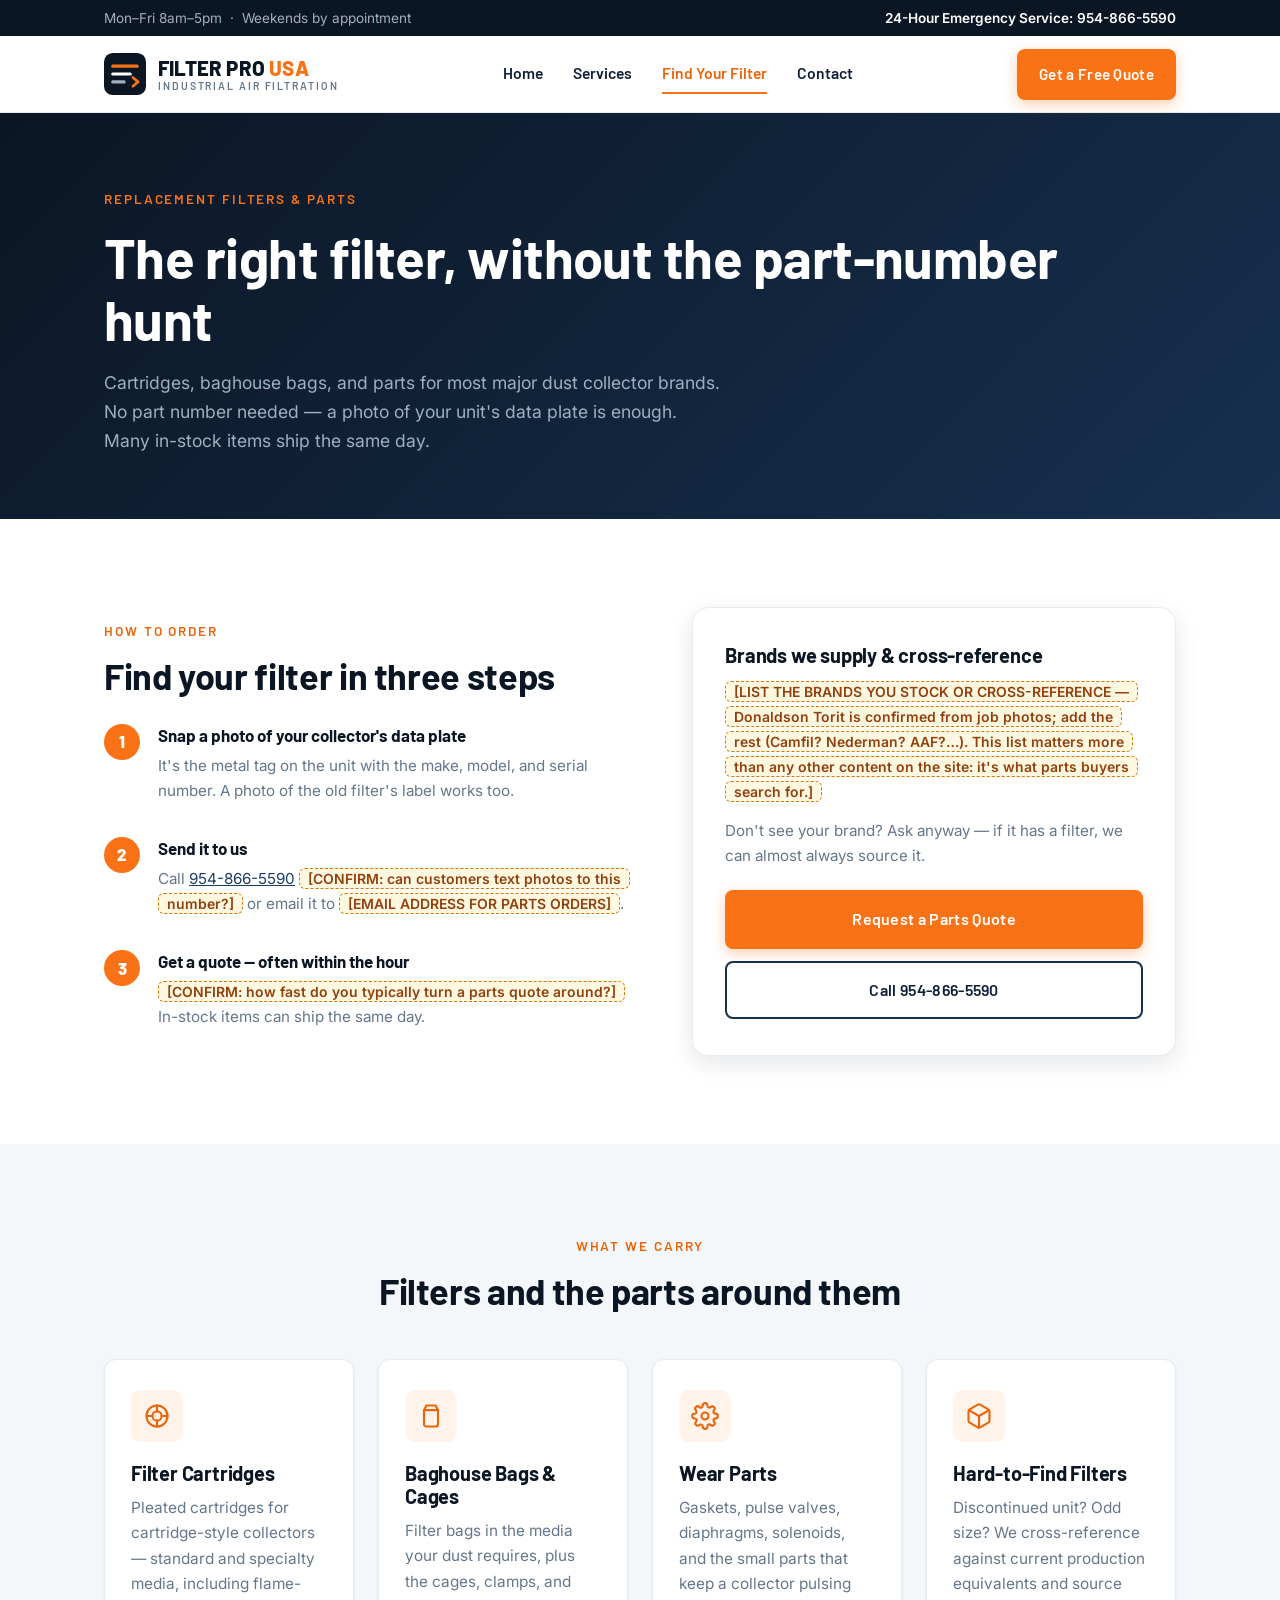
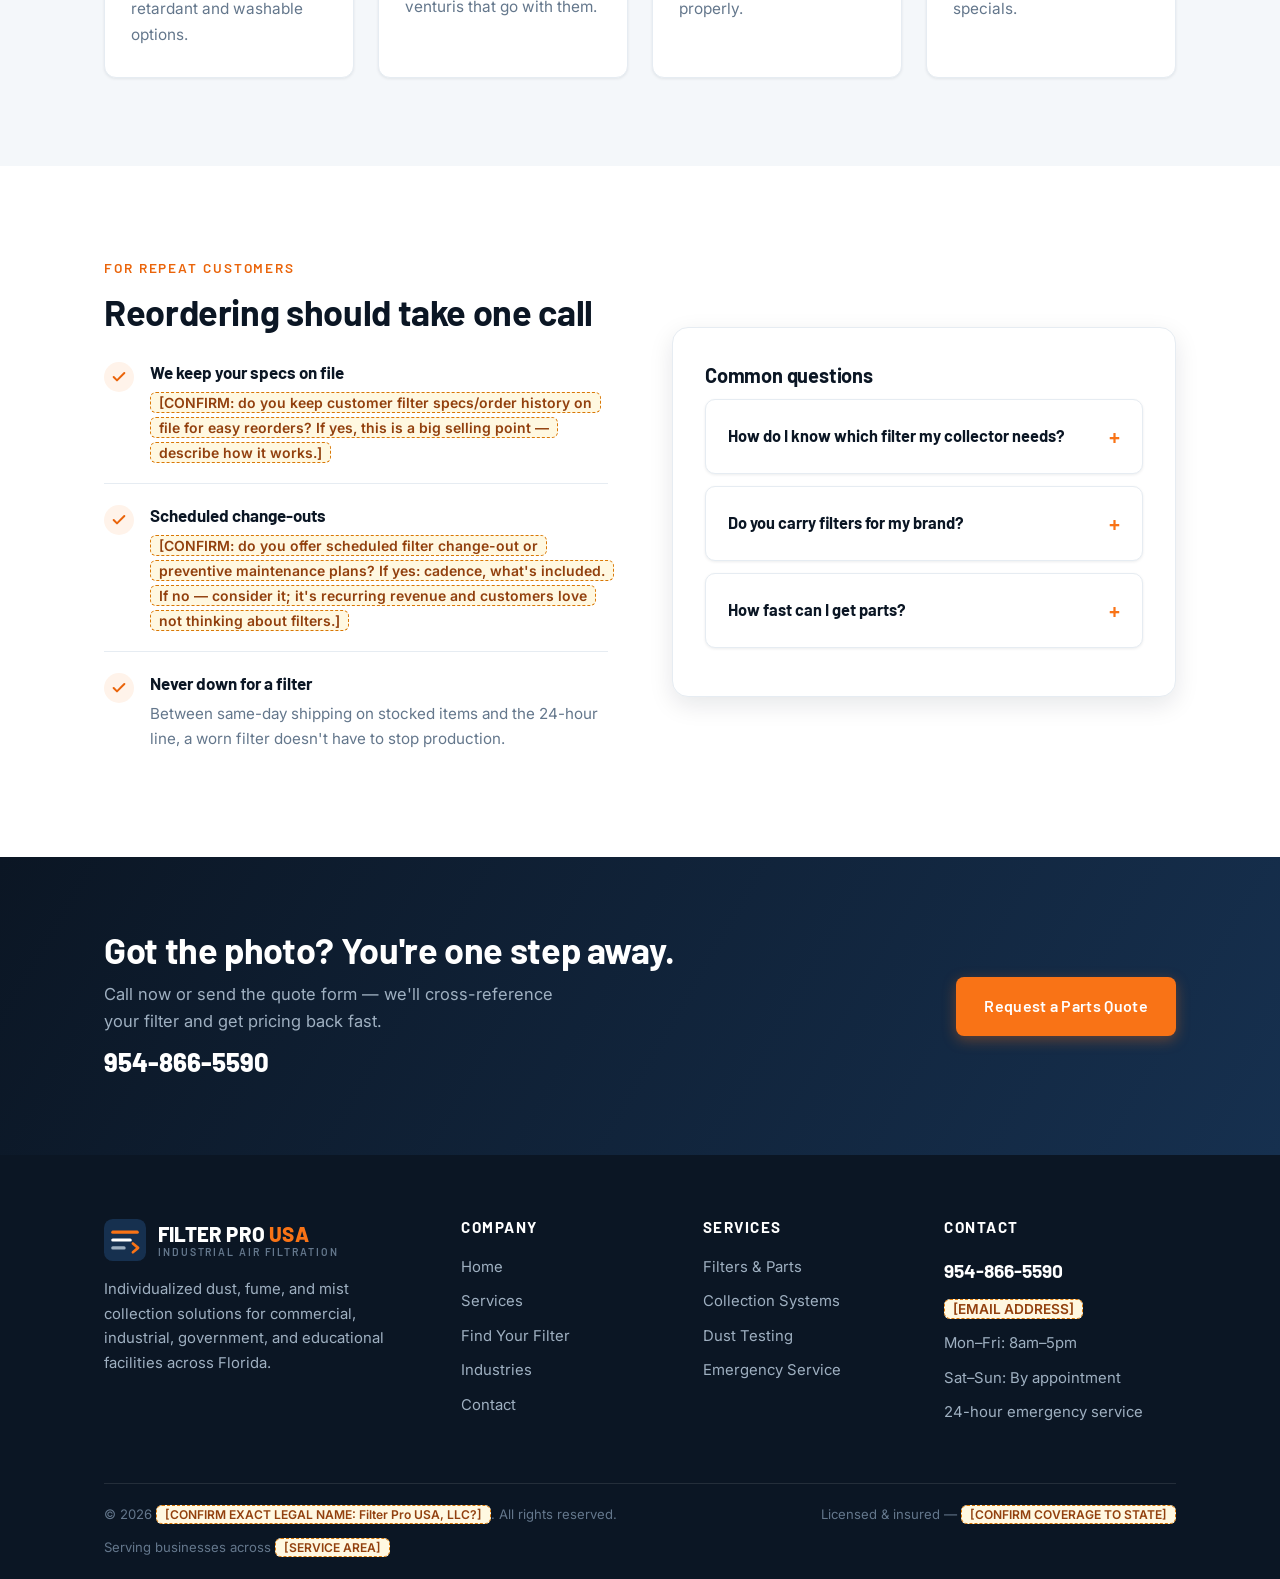
<file: filters.html>
<!DOCTYPE html>
<html lang="en">
<head>
  <meta charset="UTF-8">
  <meta name="viewport" content="width=device-width, initial-scale=1.0">
  <title>Dust Collector Replacement Filters &amp; Parts | Filter Pro USA — Florida</title>
  <meta name="description" content="Replacement filter cartridges, baghouse bags, and parts for most dust collector brands. Cross-reference by photo — no part number needed. Many items ship same day. Call 954-866-5590.">
  <meta property="og:type" content="website">
  <meta property="og:title" content="Dust Collector Replacement Filters &amp; Parts | Filter Pro USA">
  <meta property="og:description" content="Cartridges, bags, and parts for most brands. Send a photo of your data plate — we cross-reference and quote fast. Many items ship same day.">
  <link rel="preconnect" href="https://fonts.googleapis.com">
  <link rel="preconnect" href="https://fonts.gstatic.com" crossorigin>
  <link href="https://fonts.googleapis.com/css2?family=Barlow:wght@600;700;800&family=Inter:wght@400;500;600&display=swap" rel="stylesheet">
  <link rel="stylesheet" href="css/styles.css">
  <link rel="icon" type="image/svg+xml" href="assets/favicon.svg">
</head>
<body>

  <div class="topbar">
    <div class="container">
      <div class="hours">
        <span>Mon–Fri 8am–5pm &nbsp;·&nbsp; Weekends by appointment</span>
      </div>
      <div>
        <strong>24-Hour Emergency Service:</strong>
        <a href="tel:9548665590">954-866-5590</a>
      </div>
    </div>
  </div>

  <header class="site-header">
    <div class="container nav-wrap">
      <a class="brand" href="index.html">
        <svg class="brand-mark" viewBox="0 0 48 48" fill="none" xmlns="http://www.w3.org/2000/svg" aria-hidden="true">
          <rect width="48" height="48" rx="10" fill="#0b1624"/>
          <path d="M10 15h28" stroke="#f97316" stroke-width="3.5" stroke-linecap="round"/>
          <path d="M10 24h20" stroke="#ffffff" stroke-width="3.5" stroke-linecap="round"/>
          <path d="M10 33h13" stroke="#9fb0c1" stroke-width="3.5" stroke-linecap="round"/>
          <path d="M33 28l6 5-6 5" stroke="#f97316" stroke-width="3" stroke-linecap="round" stroke-linejoin="round" fill="none"/>
        </svg>
        <span class="brand-text">
          <span class="brand-name">FILTER PRO <span>USA</span></span>
          <span class="brand-tag">Industrial Air Filtration</span>
        </span>
      </a>

      <nav class="main-nav" id="mainNav">
        <a href="index.html">Home</a>
        <a href="services.html">Services</a>
        <a href="filters.html" class="active">Find Your Filter</a>
        <a href="contact.html">Contact</a>
      </nav>

      <div class="nav-cta">
        <a class="btn btn-primary" href="contact.html">Get a Free Quote</a>
      </div>

      <button class="nav-toggle" id="navToggle" aria-label="Toggle navigation" aria-expanded="false">
        <span></span><span></span><span></span>
      </button>
    </div>
  </header>

  <section class="page-hero">
    <div class="container">
      <span class="kicker">Replacement Filters &amp; Parts</span>
      <h1>The right filter, without the part-number hunt</h1>
      <p>
        Cartridges, baghouse bags, and parts for most major dust collector brands.
        No part number needed — a photo of your unit's data plate is enough.
        Many in-stock items ship the same day.
      </p>
    </div>
  </section>

  <!-- Finder steps + brands -->
  <section class="block" id="how-to-order">
    <div class="container finder-grid">
      <div>
        <span class="kicker">How To Order</span>
        <h2>Find your filter in three steps</h2>
        <ol class="finder-steps">
          <li>
            <span class="finder-num">1</span>
            <div>
              <strong>Snap a photo of your collector's data plate</strong>
              <p>It's the metal tag on the unit with the make, model, and serial number. A photo of the old filter's label works too.</p>
            </div>
          </li>
          <li>
            <span class="finder-num">2</span>
            <div>
              <strong>Send it to us</strong>
              <p>Call <a href="tel:9548665590">954-866-5590</a> <span class="ph">[CONFIRM: can customers text photos to this number?]</span> or email it to <span class="ph">[EMAIL ADDRESS FOR PARTS ORDERS]</span>.</p>
            </div>
          </li>
          <li>
            <span class="finder-num">3</span>
            <div>
              <strong>Get a quote — often within the hour</strong>
              <p><span class="ph">[CONFIRM: how fast do you typically turn a parts quote around?]</span> In-stock items can ship the same day.</p>
            </div>
          </li>
        </ol>
      </div>

      <div class="finder-panel">
        <h3>Brands we supply &amp; cross-reference</h3>
        <p>
          <span class="ph">[LIST THE BRANDS YOU STOCK OR CROSS-REFERENCE — Donaldson Torit is
          confirmed from job photos; add the rest (Camfil? Nederman? AAF?…). This list
          matters more than any other content on the site: it's what parts buyers
          search for.]</span>
        </p>
        <p>Don't see your brand? Ask anyway — if it has a filter, we can almost always source it.</p>
        <a class="btn btn-primary" href="contact.html">Request a Parts Quote</a>
        <a class="btn btn-outline-dark" href="tel:9548665590">Call 954-866-5590</a>
      </div>
    </div>
  </section>

  <!-- What we carry -->
  <section class="block tint" id="what-we-carry">
    <div class="container">
      <div class="section-head center">
        <span class="kicker">What We Carry</span>
        <h2>Filters and the parts around them</h2>
      </div>
      <div class="card-grid">
        <div class="svc-card">
          <div class="svc-icon">
            <svg viewBox="0 0 24 24" fill="none" stroke="currentColor" stroke-width="1.8" stroke-linecap="round" stroke-linejoin="round" aria-hidden="true"><circle cx="12" cy="12" r="9"/><circle cx="12" cy="12" r="4"/><path d="M12 3v5M12 16v5M3 12h5M16 12h5"/></svg>
          </div>
          <h3>Filter Cartridges</h3>
          <p>Pleated cartridges for cartridge-style collectors — standard and specialty media, including flame-retardant and washable options.</p>
        </div>
        <div class="svc-card">
          <div class="svc-icon">
            <svg viewBox="0 0 24 24" fill="none" stroke="currentColor" stroke-width="1.8" stroke-linecap="round" stroke-linejoin="round" aria-hidden="true"><path d="M8 3h8l2 4v12a2 2 0 0 1-2 2H8a2 2 0 0 1-2-2V7l2-4z"/><path d="M6 7h12"/></svg>
          </div>
          <h3>Baghouse Bags &amp; Cages</h3>
          <p>Filter bags in the media your dust requires, plus the cages, clamps, and venturis that go with them.</p>
        </div>
        <div class="svc-card">
          <div class="svc-icon">
            <svg viewBox="0 0 24 24" fill="none" stroke="currentColor" stroke-width="1.8" stroke-linecap="round" stroke-linejoin="round" aria-hidden="true"><circle cx="12" cy="12" r="3"/><path d="M19.4 15a1.65 1.65 0 0 0 .33 1.82l.06.06a2 2 0 1 1-2.83 2.83l-.06-.06a1.65 1.65 0 0 0-1.82-.33 1.65 1.65 0 0 0-1 1.51V21a2 2 0 0 1-4 0v-.09A1.65 1.65 0 0 0 9 19.4a1.65 1.65 0 0 0-1.82.33l-.06.06a2 2 0 1 1-2.83-2.83l.06-.06a1.65 1.65 0 0 0 .33-1.82 1.65 1.65 0 0 0-1.51-1H3a2 2 0 0 1 0-4h.09A1.65 1.65 0 0 0 4.6 9a1.65 1.65 0 0 0-.33-1.82l-.06-.06a2 2 0 1 1 2.83-2.83l.06.06a1.65 1.65 0 0 0 1.82.33H9a1.65 1.65 0 0 0 1-1.51V3a2 2 0 0 1 4 0v.09a1.65 1.65 0 0 0 1 1.51 1.65 1.65 0 0 0 1.82-.33l.06-.06a2 2 0 1 1 2.83 2.83l-.06.06a1.65 1.65 0 0 0-.33 1.82V9a1.65 1.65 0 0 0 1.51 1H21a2 2 0 0 1 0 4h-.09a1.65 1.65 0 0 0-1.51 1z"/></svg>
          </div>
          <h3>Wear Parts</h3>
          <p>Gaskets, pulse valves, diaphragms, solenoids, and the small parts that keep a collector pulsing properly.</p>
        </div>
        <div class="svc-card">
          <div class="svc-icon">
            <svg viewBox="0 0 24 24" fill="none" stroke="currentColor" stroke-width="1.8" stroke-linecap="round" stroke-linejoin="round" aria-hidden="true"><path d="M21 8a2 2 0 0 0-1-1.73l-7-4a2 2 0 0 0-2 0l-7 4A2 2 0 0 0 3 8v8a2 2 0 0 0 1 1.73l7 4a2 2 0 0 0 2 0l7-4A2 2 0 0 0 21 16Z"/><path d="m3.3 7 8.7 5 8.7-5"/><path d="M12 22V12"/></svg>
          </div>
          <h3>Hard-to-Find Filters</h3>
          <p>Discontinued unit? Odd size? We cross-reference against current production equivalents and source specials.</p>
        </div>
      </div>
    </div>
  </section>

  <!-- Repeat ordering -->
  <section class="block" id="reorder">
    <div class="container split">
      <div>
        <span class="kicker">For Repeat Customers</span>
        <h2>Reordering should take one call</h2>
        <ul class="why-list">
          <li>
            <span class="check"><svg viewBox="0 0 24 24" fill="none" stroke="currentColor" stroke-width="3" stroke-linecap="round" stroke-linejoin="round" aria-hidden="true"><path d="M20 6 9 17l-5-5"/></svg></span>
            <div>
              <strong>We keep your specs on file</strong>
              <p><span class="ph">[CONFIRM: do you keep customer filter specs/order history on file for easy reorders? If yes, this is a big selling point — describe how it works.]</span></p>
            </div>
          </li>
          <li>
            <span class="check"><svg viewBox="0 0 24 24" fill="none" stroke="currentColor" stroke-width="3" stroke-linecap="round" stroke-linejoin="round" aria-hidden="true"><path d="M20 6 9 17l-5-5"/></svg></span>
            <div>
              <strong>Scheduled change-outs</strong>
              <p><span class="ph">[CONFIRM: do you offer scheduled filter change-out or preventive maintenance plans? If yes: cadence, what's included. If no — consider it; it's recurring revenue and customers love not thinking about filters.]</span></p>
            </div>
          </li>
          <li>
            <span class="check"><svg viewBox="0 0 24 24" fill="none" stroke="currentColor" stroke-width="3" stroke-linecap="round" stroke-linejoin="round" aria-hidden="true"><path d="M20 6 9 17l-5-5"/></svg></span>
            <div>
              <strong>Never down for a filter</strong>
              <p>Between same-day shipping on stocked items and the 24-hour line, a worn filter doesn't have to stop production.</p>
            </div>
          </li>
        </ul>
      </div>
      <div class="finder-panel">
        <h3>Common questions</h3>
        <div class="faq-list">
          <details>
            <summary>How do I know which filter my collector needs?</summary>
            <div>Send us a photo of the data plate (the metal tag with make, model, and serial number) or the old filter's label — we cross-reference it and quote the right part, usually without you needing a part number.</div>
          </details>
          <details>
            <summary>Do you carry filters for my brand?</summary>
            <div>We stock or cross-reference replacements for most major brands, including <span class="ph">[BRAND LIST — same list as above]</span>. If it has a filter, we can almost always source it.</div>
          </details>
          <details>
            <summary>How fast can I get parts?</summary>
            <div>Many in-stock cartridges, bags, and parts ship the same day you order. <span class="ph">[CONFIRM: typical delivery timeframes for stocked vs. sourced items, and whether local delivery/pickup is available]</span></div>
          </details>
        </div>
      </div>
    </div>
  </section>

  <section class="cta-band">
    <div class="container">
      <div>
        <h2>Got the photo? You're one step away.</h2>
        <p>Call now or send the quote form — we'll cross-reference your filter and get pricing back fast.</p>
        <a class="cta-phone" href="tel:9548665590">954-866-5590</a>
      </div>
      <div class="cta-actions">
        <a class="btn btn-primary" href="contact.html">Request a Parts Quote</a>
      </div>
    </div>
  </section>

  <footer class="site-footer">
    <div class="container">
      <div class="footer-grid">
        <div class="footer-brand">
          <a class="brand" href="index.html">
            <svg class="brand-mark" viewBox="0 0 48 48" fill="none" xmlns="http://www.w3.org/2000/svg" aria-hidden="true">
              <rect width="48" height="48" rx="10" fill="#16304f"/>
              <path d="M10 15h28" stroke="#f97316" stroke-width="3.5" stroke-linecap="round"/>
              <path d="M10 24h20" stroke="#ffffff" stroke-width="3.5" stroke-linecap="round"/>
              <path d="M10 33h13" stroke="#9fb0c1" stroke-width="3.5" stroke-linecap="round"/>
              <path d="M33 28l6 5-6 5" stroke="#f97316" stroke-width="3" stroke-linecap="round" stroke-linejoin="round" fill="none"/>
            </svg>
            <span class="brand-text">
              <span class="brand-name">FILTER PRO <span>USA</span></span>
              <span class="brand-tag">Industrial Air Filtration</span>
            </span>
          </a>
          <p>Individualized dust, fume, and mist collection solutions for commercial, industrial, government, and educational facilities across Florida.</p>
        </div>

        <div>
          <h4>Company</h4>
          <ul>
            <li><a href="index.html">Home</a></li>
            <li><a href="services.html">Services</a></li>
            <li><a href="filters.html">Find Your Filter</a></li>
            <li><a href="index.html#industries">Industries</a></li>
            <li><a href="contact.html">Contact</a></li>
          </ul>
        </div>

        <div>
          <h4>Services</h4>
          <ul>
            <li><a href="filters.html">Filters &amp; Parts</a></li>
            <li><a href="services.html#collection">Collection Systems</a></li>
            <li><a href="services.html#testing">Dust Testing</a></li>
            <li><a href="services.html#service">Emergency Service</a></li>
          </ul>
        </div>

        <div>
          <h4>Contact</h4>
          <ul>
            <li><a class="footer-phone" href="tel:9548665590">954-866-5590</a></li>
            <li><span class="ph">[EMAIL ADDRESS]</span></li>
            <li>Mon–Fri: 8am–5pm</li>
            <li>Sat–Sun: By appointment</li>
            <li>24-hour emergency service</li>
          </ul>
        </div>
      </div>

      <div class="footer-bottom">
        <span>© 2026 <span class="ph">[CONFIRM EXACT LEGAL NAME: Filter Pro USA, LLC?]</span>. All rights reserved.</span>
        <span>Licensed &amp; insured — <span class="ph">[CONFIRM COVERAGE TO STATE]</span></span>
        <span>Serving businesses across <span class="ph">[SERVICE AREA]</span></span>
      </div>
    </div>
  </footer>

  <a class="mobile-call" href="tel:9548665590">📞 Call 954-866-5590</a>

  <script src="js/main.js"></script>
</body>
</html>
</file>
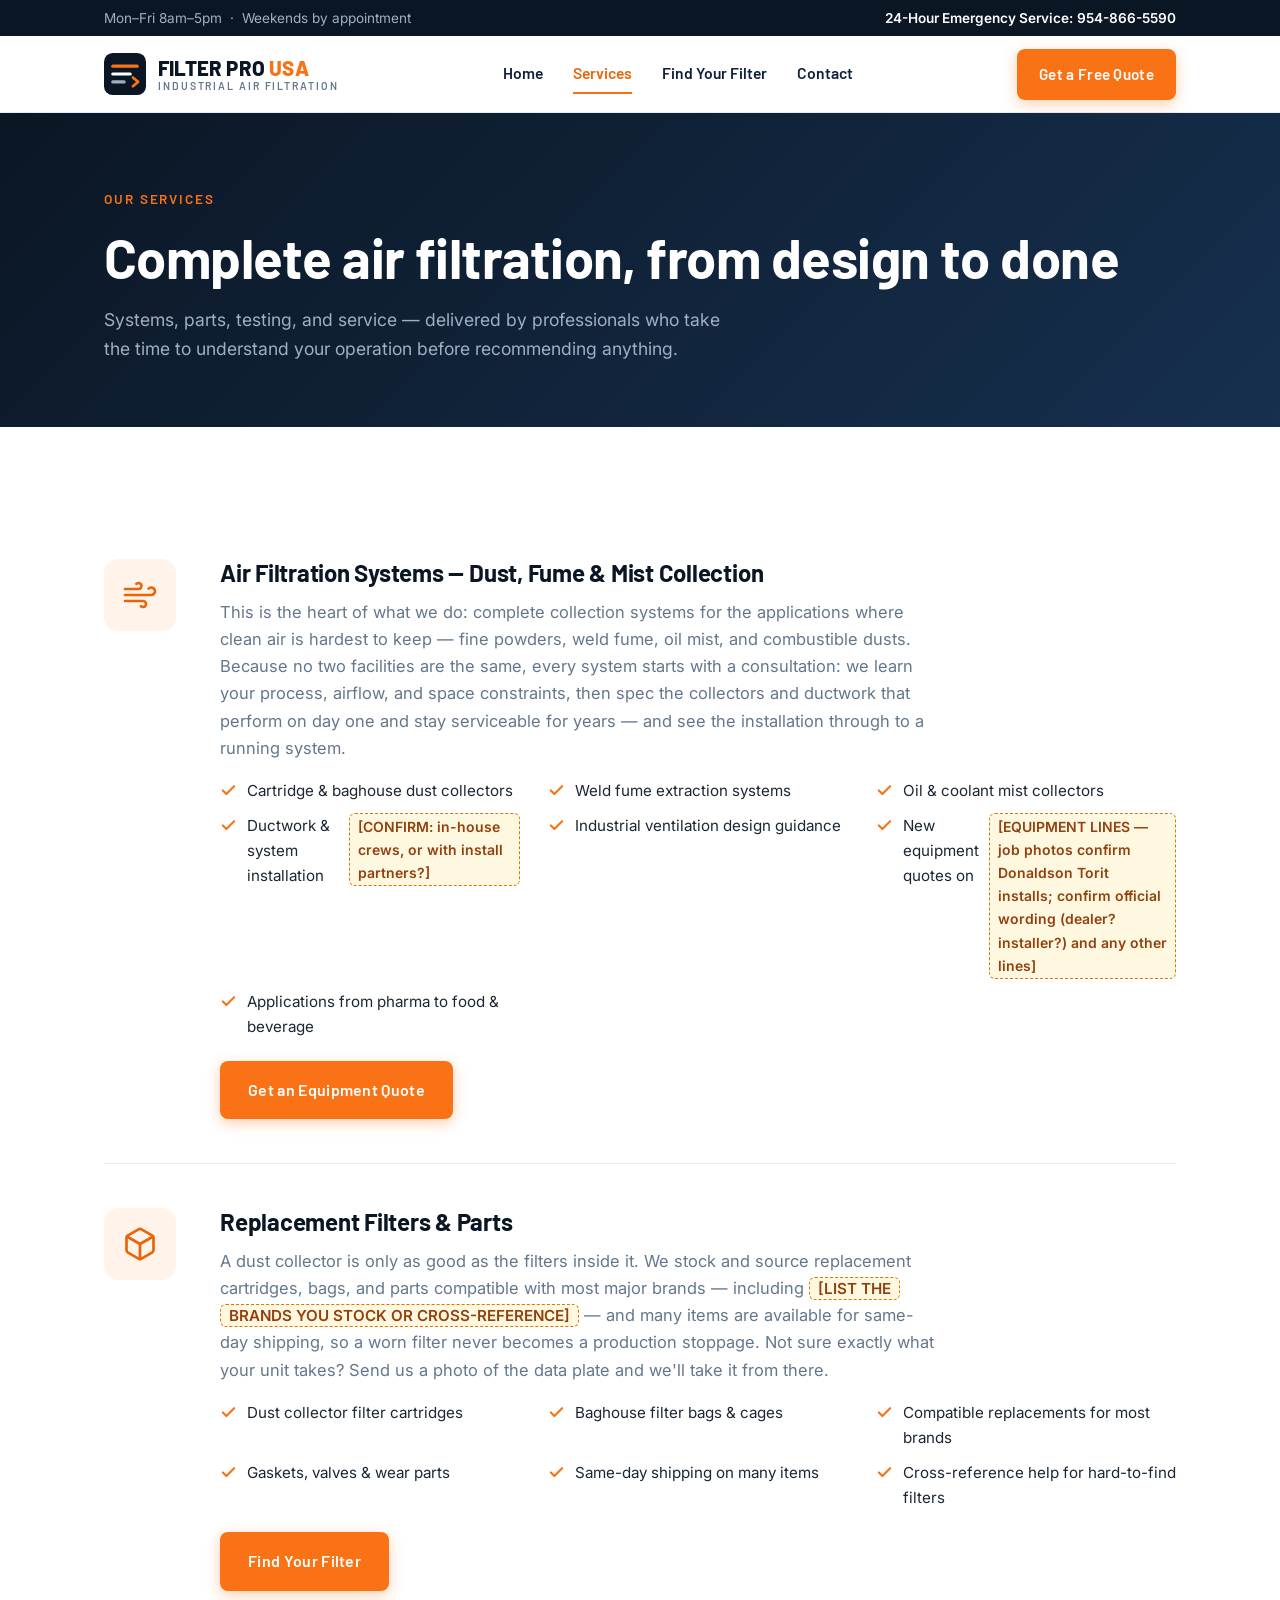
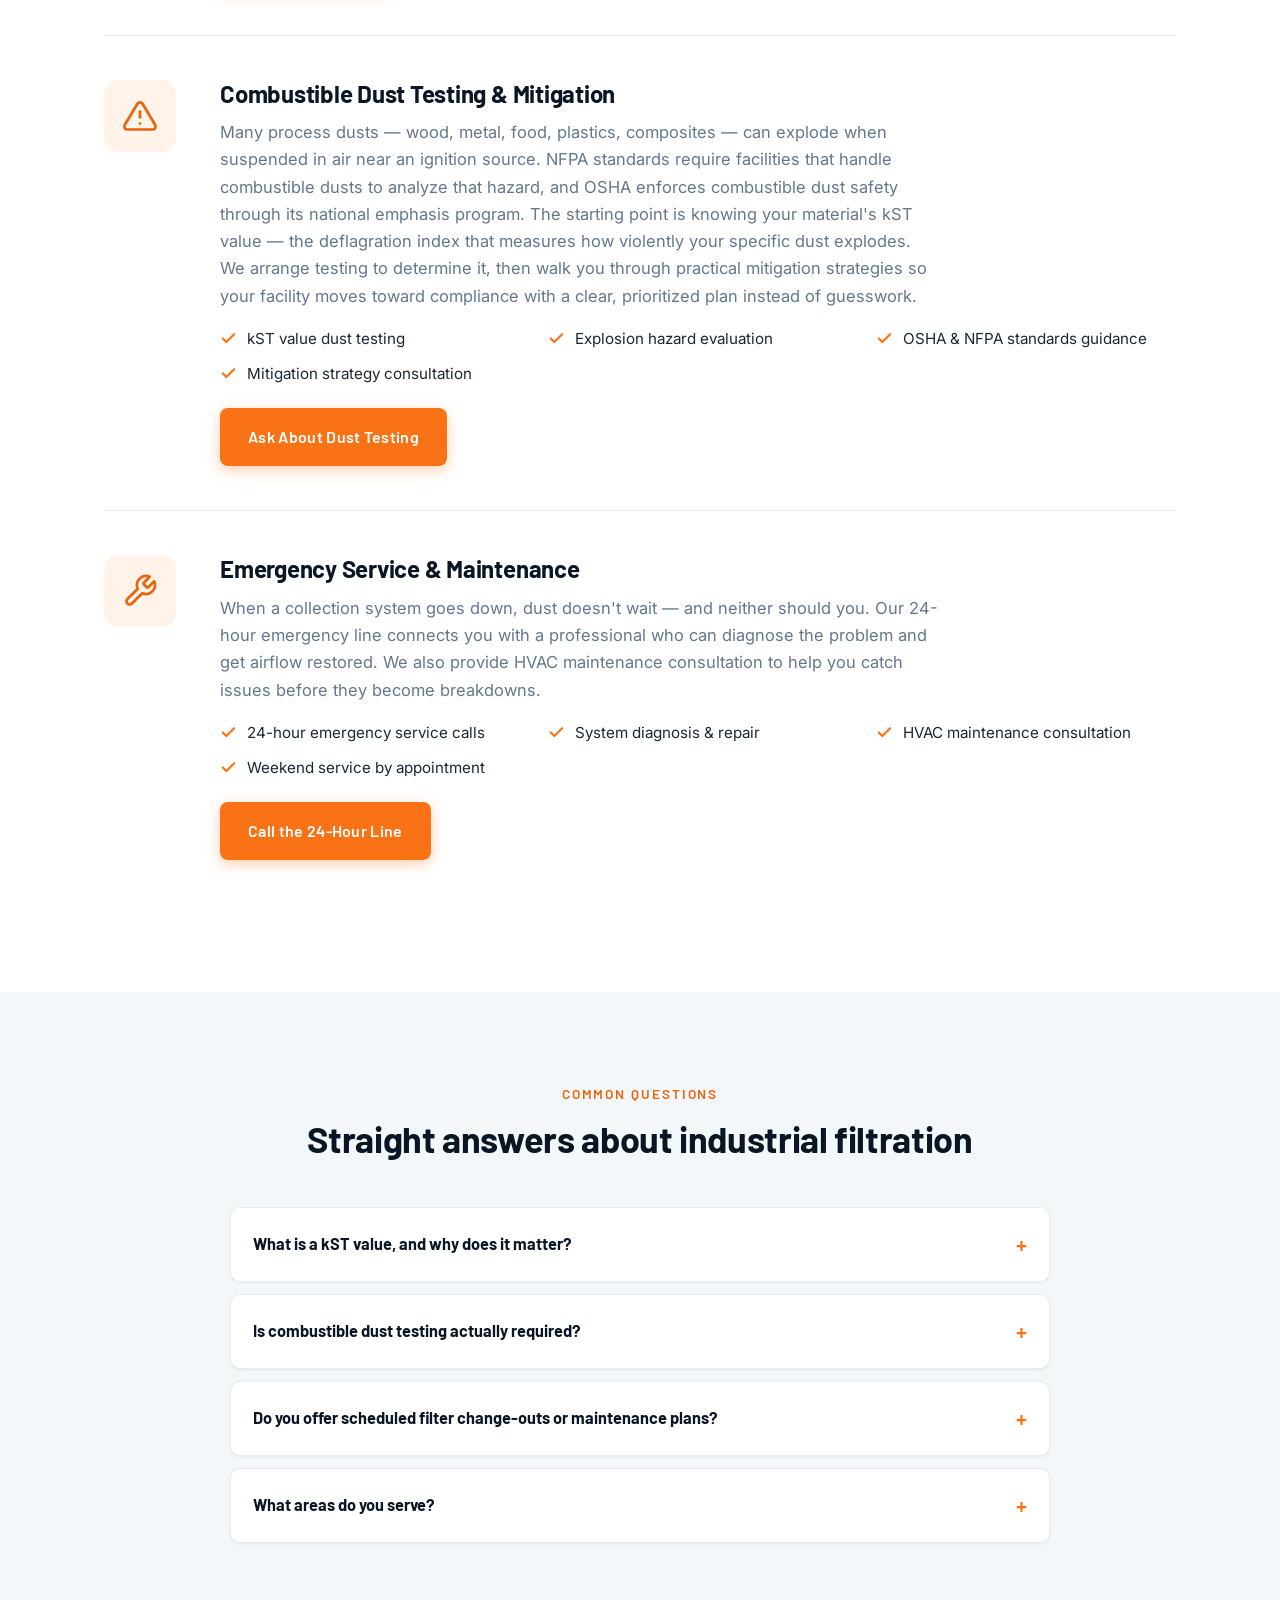
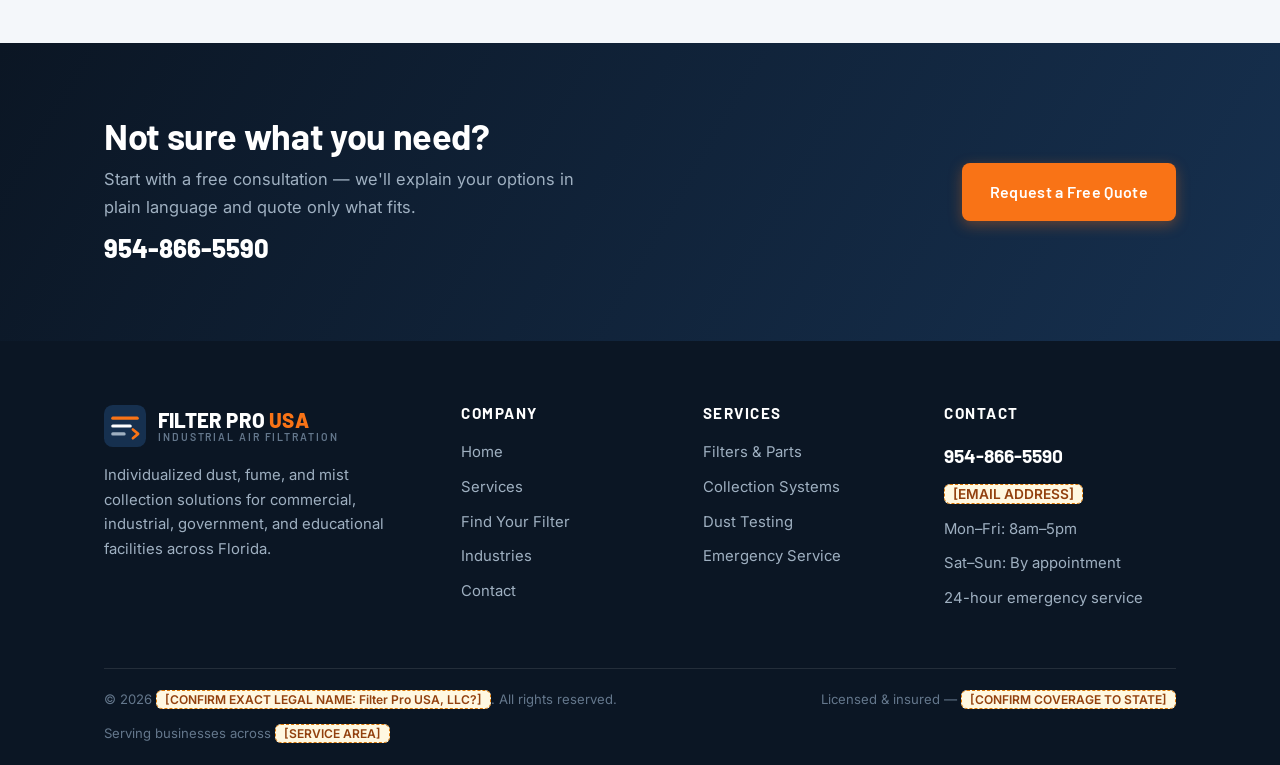
<file: services.html>
<!DOCTYPE html>
<html lang="en">
<head>
  <meta charset="UTF-8">
  <meta name="viewport" content="width=device-width, initial-scale=1.0">
  <title>Services | Filter Pro USA — Air Filtration Systems, Filters &amp; Dust Testing</title>
  <meta name="description" content="Industrial air filtration systems installed and serviced — dust, fume, and mist collection — plus replacement filters for most brands, combustible dust (kST) testing, and 24-hour emergency service across Florida.">
  <meta property="og:type" content="website">
  <meta property="og:title" content="Services | Filter Pro USA — Industrial Air Filtration">
  <meta property="og:description" content="Air filtration systems installed and serviced, replacement filters for most brands, combustible dust testing, and 24-hour emergency service for Florida facilities.">
  <link rel="preconnect" href="https://fonts.googleapis.com">
  <link rel="preconnect" href="https://fonts.gstatic.com" crossorigin>
  <link href="https://fonts.googleapis.com/css2?family=Barlow:wght@600;700;800&family=Inter:wght@400;500;600&display=swap" rel="stylesheet">
  <link rel="stylesheet" href="css/styles.css">
  <link rel="icon" type="image/svg+xml" href="assets/favicon.svg">
</head>
<body>

  <div class="topbar">
    <div class="container">
      <div class="hours">
        <span>Mon–Fri 8am–5pm &nbsp;·&nbsp; Weekends by appointment</span>
      </div>
      <div>
        <strong>24-Hour Emergency Service:</strong>
        <a href="tel:9548665590">954-866-5590</a>
      </div>
    </div>
  </div>

  <header class="site-header">
    <div class="container nav-wrap">
      <a class="brand" href="index.html">
        <svg class="brand-mark" viewBox="0 0 48 48" fill="none" xmlns="http://www.w3.org/2000/svg" aria-hidden="true">
          <rect width="48" height="48" rx="10" fill="#0b1624"/>
          <path d="M10 15h28" stroke="#f97316" stroke-width="3.5" stroke-linecap="round"/>
          <path d="M10 24h20" stroke="#ffffff" stroke-width="3.5" stroke-linecap="round"/>
          <path d="M10 33h13" stroke="#9fb0c1" stroke-width="3.5" stroke-linecap="round"/>
          <path d="M33 28l6 5-6 5" stroke="#f97316" stroke-width="3" stroke-linecap="round" stroke-linejoin="round" fill="none"/>
        </svg>
        <span class="brand-text">
          <span class="brand-name">FILTER PRO <span>USA</span></span>
          <span class="brand-tag">Industrial Air Filtration</span>
        </span>
      </a>

      <nav class="main-nav" id="mainNav">
        <a href="index.html">Home</a>
        <a href="services.html" class="active">Services</a>
        <a href="filters.html">Find Your Filter</a>
        <a href="contact.html">Contact</a>
      </nav>

      <div class="nav-cta">
        <a class="btn btn-primary" href="contact.html">Get a Free Quote</a>
      </div>

      <button class="nav-toggle" id="navToggle" aria-label="Toggle navigation" aria-expanded="false">
        <span></span><span></span><span></span>
      </button>
    </div>
  </header>

  <section class="page-hero">
    <div class="container">
      <span class="kicker">Our Services</span>
      <h1>Complete air filtration, from design to done</h1>
      <p>
        Systems, parts, testing, and service — delivered by professionals who take
        the time to understand your operation before recommending anything.
      </p>
    </div>
  </section>

  <section class="block">
    <div class="container">

      <!-- Collection systems -->
      <div class="svc-detail" id="collection">
        <div class="svc-icon">
          <svg viewBox="0 0 24 24" fill="none" stroke="currentColor" stroke-width="1.8" stroke-linecap="round" stroke-linejoin="round" aria-hidden="true"><path d="M9.59 4.59A2 2 0 1 1 11 8H2"/><path d="M17.73 7.73A2.5 2.5 0 1 1 19.5 12H2"/><path d="M12.59 19.41A2 2 0 1 0 14 16H2"/></svg>
        </div>
        <div>
          <h2>Air Filtration Systems — Dust, Fume &amp; Mist Collection</h2>
          <p>
            This is the heart of what we do: complete collection systems for the
            applications where clean air is hardest to keep — fine powders, weld fume,
            oil mist, and combustible dusts. Because no two facilities are the same,
            every system starts with a consultation: we learn your process, airflow,
            and space constraints, then spec the collectors and ductwork that perform
            on day one and stay serviceable for years — and see the installation
            through to a running system.
          </p>
          <ul>
            <li><svg viewBox="0 0 24 24" fill="none" stroke="currentColor" stroke-width="3" stroke-linecap="round" stroke-linejoin="round" aria-hidden="true"><path d="M20 6 9 17l-5-5"/></svg>Cartridge &amp; baghouse dust collectors</li>
            <li><svg viewBox="0 0 24 24" fill="none" stroke="currentColor" stroke-width="3" stroke-linecap="round" stroke-linejoin="round" aria-hidden="true"><path d="M20 6 9 17l-5-5"/></svg>Weld fume extraction systems</li>
            <li><svg viewBox="0 0 24 24" fill="none" stroke="currentColor" stroke-width="3" stroke-linecap="round" stroke-linejoin="round" aria-hidden="true"><path d="M20 6 9 17l-5-5"/></svg>Oil &amp; coolant mist collectors</li>
            <li><svg viewBox="0 0 24 24" fill="none" stroke="currentColor" stroke-width="3" stroke-linecap="round" stroke-linejoin="round" aria-hidden="true"><path d="M20 6 9 17l-5-5"/></svg>Ductwork &amp; system installation <span class="ph">[CONFIRM: in-house crews, or with install partners?]</span></li>
            <li><svg viewBox="0 0 24 24" fill="none" stroke="currentColor" stroke-width="3" stroke-linecap="round" stroke-linejoin="round" aria-hidden="true"><path d="M20 6 9 17l-5-5"/></svg>Industrial ventilation design guidance</li>
            <li><svg viewBox="0 0 24 24" fill="none" stroke="currentColor" stroke-width="3" stroke-linecap="round" stroke-linejoin="round" aria-hidden="true"><path d="M20 6 9 17l-5-5"/></svg>New equipment quotes on <span class="ph">[EQUIPMENT LINES — job photos confirm Donaldson Torit installs; confirm official wording (dealer? installer?) and any other lines]</span></li>
            <li><svg viewBox="0 0 24 24" fill="none" stroke="currentColor" stroke-width="3" stroke-linecap="round" stroke-linejoin="round" aria-hidden="true"><path d="M20 6 9 17l-5-5"/></svg>Applications from pharma to food &amp; beverage</li>
          </ul>
          <a class="btn btn-primary" href="contact.html">Get an Equipment Quote</a>
        </div>
      </div>

      <!-- Filters & parts -->
      <div class="svc-detail" id="filters">
        <div class="svc-icon">
          <svg viewBox="0 0 24 24" fill="none" stroke="currentColor" stroke-width="1.8" stroke-linecap="round" stroke-linejoin="round" aria-hidden="true"><path d="M21 8a2 2 0 0 0-1-1.73l-7-4a2 2 0 0 0-2 0l-7 4A2 2 0 0 0 3 8v8a2 2 0 0 0 1 1.73l7 4a2 2 0 0 0 2 0l7-4A2 2 0 0 0 21 16Z"/><path d="m3.3 7 8.7 5 8.7-5"/><path d="M12 22V12"/></svg>
        </div>
        <div>
          <h2>Replacement Filters &amp; Parts</h2>
          <p>
            A dust collector is only as good as the filters inside it. We stock and source
            replacement cartridges, bags, and parts compatible with most major brands —
            including <span class="ph">[LIST THE BRANDS YOU STOCK OR CROSS-REFERENCE]</span> —
            and many items are available for same-day shipping, so a worn filter never
            becomes a production stoppage. Not sure exactly what your unit takes?
            Send us a photo of the data plate and we'll take it from there.
          </p>
          <ul>
            <li><svg viewBox="0 0 24 24" fill="none" stroke="currentColor" stroke-width="3" stroke-linecap="round" stroke-linejoin="round" aria-hidden="true"><path d="M20 6 9 17l-5-5"/></svg>Dust collector filter cartridges</li>
            <li><svg viewBox="0 0 24 24" fill="none" stroke="currentColor" stroke-width="3" stroke-linecap="round" stroke-linejoin="round" aria-hidden="true"><path d="M20 6 9 17l-5-5"/></svg>Baghouse filter bags &amp; cages</li>
            <li><svg viewBox="0 0 24 24" fill="none" stroke="currentColor" stroke-width="3" stroke-linecap="round" stroke-linejoin="round" aria-hidden="true"><path d="M20 6 9 17l-5-5"/></svg>Compatible replacements for most brands</li>
            <li><svg viewBox="0 0 24 24" fill="none" stroke="currentColor" stroke-width="3" stroke-linecap="round" stroke-linejoin="round" aria-hidden="true"><path d="M20 6 9 17l-5-5"/></svg>Gaskets, valves &amp; wear parts</li>
            <li><svg viewBox="0 0 24 24" fill="none" stroke="currentColor" stroke-width="3" stroke-linecap="round" stroke-linejoin="round" aria-hidden="true"><path d="M20 6 9 17l-5-5"/></svg>Same-day shipping on many items</li>
            <li><svg viewBox="0 0 24 24" fill="none" stroke="currentColor" stroke-width="3" stroke-linecap="round" stroke-linejoin="round" aria-hidden="true"><path d="M20 6 9 17l-5-5"/></svg>Cross-reference help for hard-to-find filters</li>
          </ul>
          <a class="btn btn-primary" href="filters.html">Find Your Filter</a>
        </div>
      </div>

      <!-- Dust testing -->
      <div class="svc-detail" id="testing">
        <div class="svc-icon">
          <svg viewBox="0 0 24 24" fill="none" stroke="currentColor" stroke-width="1.8" stroke-linecap="round" stroke-linejoin="round" aria-hidden="true"><path d="M12 9v4"/><path d="M12 17h.01"/><path d="M10.29 3.86 1.82 18a2 2 0 0 0 1.71 3h16.94a2 2 0 0 0 1.71-3L13.71 3.86a2 2 0 0 0-3.42 0z"/></svg>
        </div>
        <div>
          <h2>Combustible Dust Testing &amp; Mitigation</h2>
          <p>
            Many process dusts — wood, metal, food, plastics, composites — can explode when
            suspended in air near an ignition source. NFPA standards require facilities that
            handle combustible dusts to analyze that hazard, and OSHA enforces combustible
            dust safety through its national emphasis program. The starting point is knowing
            your material's kST value — the deflagration index that measures how violently
            your specific dust explodes. We arrange testing to determine it, then walk you
            through practical mitigation strategies so your facility moves toward compliance
            with a clear, prioritized plan instead of guesswork.
          </p>
          <ul>
            <li><svg viewBox="0 0 24 24" fill="none" stroke="currentColor" stroke-width="3" stroke-linecap="round" stroke-linejoin="round" aria-hidden="true"><path d="M20 6 9 17l-5-5"/></svg>kST value dust testing</li>
            <li><svg viewBox="0 0 24 24" fill="none" stroke="currentColor" stroke-width="3" stroke-linecap="round" stroke-linejoin="round" aria-hidden="true"><path d="M20 6 9 17l-5-5"/></svg>Explosion hazard evaluation</li>
            <li><svg viewBox="0 0 24 24" fill="none" stroke="currentColor" stroke-width="3" stroke-linecap="round" stroke-linejoin="round" aria-hidden="true"><path d="M20 6 9 17l-5-5"/></svg>OSHA &amp; NFPA standards guidance</li>
            <li><svg viewBox="0 0 24 24" fill="none" stroke="currentColor" stroke-width="3" stroke-linecap="round" stroke-linejoin="round" aria-hidden="true"><path d="M20 6 9 17l-5-5"/></svg>Mitigation strategy consultation</li>
          </ul>
          <a class="btn btn-primary" href="contact.html">Ask About Dust Testing</a>
        </div>
      </div>

      <!-- Emergency service -->
      <div class="svc-detail" id="service">
        <div class="svc-icon">
          <svg viewBox="0 0 24 24" fill="none" stroke="currentColor" stroke-width="1.8" stroke-linecap="round" stroke-linejoin="round" aria-hidden="true"><path d="M14.7 6.3a1 1 0 0 0 0 1.4l1.6 1.6a1 1 0 0 0 1.4 0l3.77-3.77a6 6 0 0 1-7.94 7.94l-6.91 6.91a2.12 2.12 0 0 1-3-3l6.91-6.91a6 6 0 0 1 7.94-7.94l-3.76 3.76z"/></svg>
        </div>
        <div>
          <h2>Emergency Service &amp; Maintenance</h2>
          <p>
            When a collection system goes down, dust doesn't wait — and neither should you.
            Our 24-hour emergency line connects you with a professional who can diagnose the
            problem and get airflow restored. We also provide HVAC maintenance consultation
            to help you catch issues before they become breakdowns.
          </p>
          <ul>
            <li><svg viewBox="0 0 24 24" fill="none" stroke="currentColor" stroke-width="3" stroke-linecap="round" stroke-linejoin="round" aria-hidden="true"><path d="M20 6 9 17l-5-5"/></svg>24-hour emergency service calls</li>
            <li><svg viewBox="0 0 24 24" fill="none" stroke="currentColor" stroke-width="3" stroke-linecap="round" stroke-linejoin="round" aria-hidden="true"><path d="M20 6 9 17l-5-5"/></svg>System diagnosis &amp; repair</li>
            <li><svg viewBox="0 0 24 24" fill="none" stroke="currentColor" stroke-width="3" stroke-linecap="round" stroke-linejoin="round" aria-hidden="true"><path d="M20 6 9 17l-5-5"/></svg>HVAC maintenance consultation</li>
            <li><svg viewBox="0 0 24 24" fill="none" stroke="currentColor" stroke-width="3" stroke-linecap="round" stroke-linejoin="round" aria-hidden="true"><path d="M20 6 9 17l-5-5"/></svg>Weekend service by appointment</li>
          </ul>
          <a class="btn btn-primary" href="tel:9548665590">Call the 24-Hour Line</a>
        </div>
      </div>

    </div>
  </section>

  <!-- FAQ -->
  <section class="block tint" id="faq">
    <div class="container">
      <div class="section-head center">
        <span class="kicker">Common Questions</span>
        <h2>Straight answers about industrial filtration</h2>
      </div>
      <div class="faq-list">
        <details>
          <summary>What is a kST value, and why does it matter?</summary>
          <div>
            kST is the deflagration index — a lab-measured number that describes how violently
            your specific dust explodes when suspended in air and ignited. It's the foundation
            of combustible dust safety: explosion vents, suppression systems, and isolation
            devices are all sized based on it. If you generate wood, metal, food, plastic, or
            composite dust and don't know your kST value, that's the first thing to fix.
          </div>
        </details>
        <details>
          <summary>Is combustible dust testing actually required?</summary>
          <div>
            NFPA standards require facilities handling combustible dusts to conduct a dust
            hazard analysis, and OSHA enforces combustible dust safety through its national
            emphasis program and the general duty clause — citations routinely follow
            incidents and inspections. Beyond compliance, the risk is real: combustible dust
            explosions injure workers and destroy facilities every year. Testing is the
            inexpensive first step that tells you how seriously your dust needs to be managed.
          </div>
        </details>
        <details>
          <summary>Do you offer scheduled filter change-outs or maintenance plans?</summary>
          <div>
            <span class="ph">[CONFIRM: do you offer recurring preventive-maintenance or
            scheduled filter change-out programs? If yes: describe cadence and what's
            included. If not currently — worth considering: it's recurring revenue, and
            facility managers love never thinking about filters.]</span>
          </div>
        </details>
        <details>
          <summary>What areas do you serve?</summary>
          <div>
            <span class="ph">[SERVICE AREA — the specific counties and cities you serve for
            on-site work, and whether parts ship statewide/nationwide]</span> For emergencies,
            call <a href="tel:9548665590">954-866-5590</a> any time.
          </div>
        </details>
      </div>
    </div>
  </section>

  <section class="cta-band">
    <div class="container">
      <div>
        <h2>Not sure what you need?</h2>
        <p>Start with a free consultation — we'll explain your options in plain language and quote only what fits.</p>
        <a class="cta-phone" href="tel:9548665590">954-866-5590</a>
      </div>
      <div class="cta-actions">
        <a class="btn btn-primary" href="contact.html">Request a Free Quote</a>
      </div>
    </div>
  </section>

  <footer class="site-footer">
    <div class="container">
      <div class="footer-grid">
        <div class="footer-brand">
          <a class="brand" href="index.html">
            <svg class="brand-mark" viewBox="0 0 48 48" fill="none" xmlns="http://www.w3.org/2000/svg" aria-hidden="true">
              <rect width="48" height="48" rx="10" fill="#16304f"/>
              <path d="M10 15h28" stroke="#f97316" stroke-width="3.5" stroke-linecap="round"/>
              <path d="M10 24h20" stroke="#ffffff" stroke-width="3.5" stroke-linecap="round"/>
              <path d="M10 33h13" stroke="#9fb0c1" stroke-width="3.5" stroke-linecap="round"/>
              <path d="M33 28l6 5-6 5" stroke="#f97316" stroke-width="3" stroke-linecap="round" stroke-linejoin="round" fill="none"/>
            </svg>
            <span class="brand-text">
              <span class="brand-name">FILTER PRO <span>USA</span></span>
              <span class="brand-tag">Industrial Air Filtration</span>
            </span>
          </a>
          <p>Individualized dust, fume, and mist collection solutions for commercial, industrial, government, and educational facilities across Florida.</p>
        </div>

        <div>
          <h4>Company</h4>
          <ul>
            <li><a href="index.html">Home</a></li>
            <li><a href="services.html">Services</a></li>
            <li><a href="filters.html">Find Your Filter</a></li>
            <li><a href="index.html#industries">Industries</a></li>
            <li><a href="contact.html">Contact</a></li>
          </ul>
        </div>

        <div>
          <h4>Services</h4>
          <ul>
            <li><a href="filters.html">Filters &amp; Parts</a></li>
            <li><a href="services.html#collection">Collection Systems</a></li>
            <li><a href="services.html#testing">Dust Testing</a></li>
            <li><a href="services.html#service">Emergency Service</a></li>
          </ul>
        </div>

        <div>
          <h4>Contact</h4>
          <ul>
            <li><a class="footer-phone" href="tel:9548665590">954-866-5590</a></li>
            <li><span class="ph">[EMAIL ADDRESS]</span></li>
            <li>Mon–Fri: 8am–5pm</li>
            <li>Sat–Sun: By appointment</li>
            <li>24-hour emergency service</li>
          </ul>
        </div>
      </div>

      <div class="footer-bottom">
        <span>© 2026 <span class="ph">[CONFIRM EXACT LEGAL NAME: Filter Pro USA, LLC?]</span>. All rights reserved.</span>
        <span>Licensed &amp; insured — <span class="ph">[CONFIRM COVERAGE TO STATE]</span></span>
        <span>Serving businesses across <span class="ph">[SERVICE AREA]</span></span>
      </div>
    </div>
  </footer>

  <a class="mobile-call" href="tel:9548665590">📞 Call 954-866-5590</a>

  <script src="js/main.js"></script>
</body>
</html>
</file>
<file: css/styles.css>
/* ============================================
   Filter Pro USA — Site Styles
   ============================================ */

:root {
  --navy-900: #0b1624;
  --navy-800: #10203a;
  --navy-700: #16304f;
  --navy-600: #1d3f66;
  --steel-100: #f4f7fa;
  --steel-200: #e6ecf2;
  --steel-400: #9fb0c1;
  --steel-500: #64778c;
  --ink: #1b2734;
  --orange-500: #f97316;
  --orange-600: #ea640a;
  --orange-050: #fff3ea;
  --white: #ffffff;
  --radius: 12px;
  --shadow-sm: 0 1px 3px rgba(11, 22, 36, 0.08);
  --shadow-md: 0 8px 24px rgba(11, 22, 36, 0.10);
  --shadow-lg: 0 16px 48px rgba(11, 22, 36, 0.16);
  --container: 1120px;
  --font-head: "Barlow", "Helvetica Neue", Arial, sans-serif;
  --font-body: "Inter", -apple-system, BlinkMacSystemFont, "Segoe UI", Roboto, sans-serif;
}

* { margin: 0; padding: 0; box-sizing: border-box; }

html { scroll-behavior: smooth; }

/* Anchor targets land below the sticky header */
[id] { scroll-margin-top: 96px; }

body {
  font-family: var(--font-body);
  font-size: 16.5px;
  line-height: 1.65;
  color: var(--ink);
  background: var(--white);
  -webkit-font-smoothing: antialiased;
}

img, svg { max-width: 100%; display: block; }

a { color: var(--navy-600); }

.container {
  max-width: var(--container);
  margin: 0 auto;
  padding: 0 24px;
}

/* ---------- Typography ---------- */

h1, h2, h3, h4 {
  font-family: var(--font-head);
  font-weight: 700;
  line-height: 1.15;
  color: var(--navy-900);
  letter-spacing: -0.01em;
}

h1 { font-size: clamp(2.1rem, 4.6vw, 3.4rem); }
h2 { font-size: clamp(1.6rem, 3vw, 2.25rem); }
h3 { font-size: 1.25rem; }

.kicker {
  display: inline-block;
  font-family: var(--font-head);
  font-weight: 600;
  font-size: 0.85rem;
  letter-spacing: 0.14em;
  text-transform: uppercase;
  color: var(--orange-600);
  margin-bottom: 12px;
}

.section-intro {
  max-width: 640px;
  color: var(--steel-500);
  margin-top: 14px;
  font-size: 1.05rem;
}

/* ---------- Buttons ---------- */

.btn {
  display: inline-flex;
  align-items: center;
  gap: 9px;
  font-family: var(--font-head);
  font-weight: 600;
  font-size: 1rem;
  letter-spacing: 0.02em;
  padding: 14px 26px;
  border-radius: 8px;
  text-decoration: none;
  border: 2px solid transparent;
  cursor: pointer;
  transition: transform 0.15s ease, box-shadow 0.15s ease, background 0.15s ease;
}

.btn:hover { transform: translateY(-1px); }
.btn:active { transform: translateY(0); }

.btn-primary {
  background: var(--orange-500);
  color: #fff;
  box-shadow: 0 4px 14px rgba(249, 115, 22, 0.35);
}
.btn-primary:hover { background: var(--orange-600); }

.btn-outline-light {
  border-color: rgba(255, 255, 255, 0.45);
  color: #fff;
  background: rgba(255, 255, 255, 0.06);
}
.btn-outline-light:hover { background: rgba(255, 255, 255, 0.14); }

.btn-outline-dark {
  border-color: var(--navy-700);
  color: var(--navy-800);
  background: transparent;
}
.btn-outline-dark:hover { background: var(--steel-100); }

/* ---------- Top utility bar ---------- */

.topbar {
  background: var(--navy-900);
  color: var(--steel-400);
  font-size: 0.85rem;
  padding: 7px 0;
}

.topbar .container {
  display: flex;
  justify-content: space-between;
  align-items: center;
  gap: 16px;
}

.topbar strong { color: #fff; font-weight: 600; }
.topbar a { color: #fff; text-decoration: none; font-weight: 600; }
.topbar a:hover { color: var(--orange-500); }

.topbar .hours { display: flex; align-items: center; gap: 8px; }

/* ---------- Header / Nav ---------- */

.site-header {
  position: sticky;
  top: 0;
  z-index: 50;
  background: rgba(255, 255, 255, 0.96);
  backdrop-filter: blur(8px);
  border-bottom: 1px solid var(--steel-200);
}

.nav-wrap {
  display: flex;
  align-items: center;
  justify-content: space-between;
  height: 76px;
  gap: 24px;
}

.brand {
  display: flex;
  align-items: center;
  gap: 12px;
  text-decoration: none;
}

.brand-mark {
  width: 42px;
  height: 42px;
  flex-shrink: 0;
}

.brand-text {
  font-family: var(--font-head);
  line-height: 1.05;
  white-space: nowrap;
}

.brand-text .brand-name {
  display: block;
  font-size: 1.28rem;
  font-weight: 800;
  color: var(--navy-900);
  letter-spacing: 0.01em;
}

.brand-text .brand-name span { color: var(--orange-500); }

.brand-text .brand-tag {
  display: block;
  font-size: 0.66rem;
  font-weight: 600;
  letter-spacing: 0.18em;
  text-transform: uppercase;
  color: var(--steel-500);
}

.main-nav {
  display: flex;
  align-items: center;
  gap: 30px;
}

.main-nav a {
  font-family: var(--font-head);
  font-weight: 600;
  font-size: 0.98rem;
  white-space: nowrap;
  color: var(--navy-800);
  text-decoration: none;
  padding: 6px 0;
  border-bottom: 2px solid transparent;
  transition: color 0.15s ease, border-color 0.15s ease;
}

.main-nav a:hover { color: var(--orange-600); }
.main-nav a.active {
  color: var(--orange-600);
  border-bottom-color: var(--orange-500);
}

.nav-cta { white-space: nowrap; }
.nav-cta .btn { padding: 11px 20px; font-size: 0.95rem; }

.nav-toggle {
  display: none;
  background: none;
  border: none;
  cursor: pointer;
  padding: 8px;
}

.nav-toggle span {
  display: block;
  width: 24px;
  height: 2.5px;
  background: var(--navy-900);
  margin: 5px 0;
  border-radius: 2px;
  transition: transform 0.2s ease, opacity 0.2s ease;
}

/* ---------- Hero ---------- */

.hero {
  position: relative;
  background:
    linear-gradient(100deg, rgba(11, 22, 36, 0.96) 0%, rgba(11, 22, 36, 0.88) 45%, rgba(16, 32, 58, 0.62) 100%),
    url("../assets/photos/hero-bg.jpg") center 35% / cover no-repeat,
    linear-gradient(135deg, var(--navy-900) 0%, var(--navy-800) 55%, var(--navy-700) 100%);
  color: #fff;
  overflow: hidden;
}

.hero-flow {
  position: absolute;
  inset: 0;
  width: 100%;
  height: 100%;
  opacity: 0.55;
  pointer-events: none;
}

.hero-inner {
  position: relative;
  padding: 96px 0 110px;
  max-width: 660px;
}

.hero h1 { color: #fff; margin: 18px 0 20px; }
.hero h1 em {
  font-style: normal;
  color: var(--orange-500);
}

.hero p.lede {
  font-size: 1.15rem;
  color: var(--steel-400);
  max-width: 560px;
  margin-bottom: 34px;
}

.hero .kicker { color: var(--orange-500); }

.hero-actions { display: flex; gap: 14px; flex-wrap: wrap; }

.hero-badges {
  display: flex;
  flex-wrap: wrap;
  gap: 10px 26px;
  margin-top: 44px;
  padding-top: 26px;
  border-top: 1px solid rgba(255, 255, 255, 0.14);
}

.hero-badges li {
  list-style: none;
  display: flex;
  align-items: center;
  gap: 9px;
  font-size: 0.92rem;
  font-weight: 500;
  color: var(--steel-200);
}

.hero-badges svg { width: 18px; height: 18px; color: var(--orange-500); flex-shrink: 0; }

/* ---------- Trust strip ---------- */

.trust-strip {
  background: var(--navy-800);
  border-top: 1px solid rgba(255,255,255,0.08);
}

.trust-strip .container {
  display: grid;
  grid-template-columns: repeat(4, 1fr);
  gap: 20px;
  padding-top: 26px;
  padding-bottom: 26px;
}

.trust-item {
  display: flex;
  gap: 14px;
  align-items: flex-start;
}

.trust-item svg {
  width: 26px;
  height: 26px;
  color: var(--orange-500);
  flex-shrink: 0;
  margin-top: 2px;
}

.trust-item strong {
  display: block;
  font-family: var(--font-head);
  color: #fff;
  font-size: 0.98rem;
}

.trust-item small { color: var(--steel-400); font-size: 0.82rem; line-height: 1.4; display: block; }

/* ---------- Sections ---------- */

section.block { padding: 88px 0; }
section.block.tint { background: var(--steel-100); }

.section-head { margin-bottom: 48px; }
.section-head.center { text-align: center; }
.section-head.center .section-intro { margin-left: auto; margin-right: auto; }

/* ---------- Service cards ---------- */

.card-grid {
  display: grid;
  grid-template-columns: repeat(auto-fit, minmax(250px, 1fr));
  gap: 24px;
}

.svc-card {
  background: var(--white);
  border: 1px solid var(--steel-200);
  border-radius: var(--radius);
  padding: 30px 26px;
  box-shadow: var(--shadow-sm);
  display: flex;
  flex-direction: column;
  transition: box-shadow 0.2s ease, transform 0.2s ease, border-color 0.2s ease;
}

.svc-card:hover {
  box-shadow: var(--shadow-md);
  transform: translateY(-3px);
  border-color: var(--steel-400);
}

.svc-icon {
  width: 52px;
  height: 52px;
  border-radius: 10px;
  background: var(--orange-050);
  color: var(--orange-600);
  display: flex;
  align-items: center;
  justify-content: center;
  margin-bottom: 20px;
}

.svc-icon svg { width: 28px; height: 28px; }

.svc-card h3 { margin-bottom: 10px; }
.svc-card p { color: var(--steel-500); font-size: 0.96rem; flex-grow: 1; }

.svc-card .learn {
  margin-top: 18px;
  font-family: var(--font-head);
  font-weight: 600;
  font-size: 0.92rem;
  color: var(--orange-600);
  text-decoration: none;
  display: inline-flex;
  align-items: center;
  gap: 6px;
}
.svc-card .learn:hover { text-decoration: underline; }

/* ---------- Industries ---------- */

.industry-grid {
  display: grid;
  grid-template-columns: repeat(auto-fit, minmax(220px, 1fr));
  gap: 16px;
}

.industry {
  display: flex;
  align-items: center;
  gap: 14px;
  background: var(--white);
  border: 1px solid var(--steel-200);
  border-radius: 10px;
  padding: 18px 20px;
  font-family: var(--font-head);
  font-weight: 600;
  color: var(--navy-800);
  box-shadow: var(--shadow-sm);
}

.industry svg {
  width: 24px;
  height: 24px;
  color: var(--orange-500);
  flex-shrink: 0;
}

/* ---------- Why us / split ---------- */

.split {
  display: grid;
  grid-template-columns: 1fr 1fr;
  gap: 64px;
  align-items: center;
}

.why-list { list-style: none; margin-top: 8px; }

.why-list li {
  display: flex;
  gap: 16px;
  padding: 18px 0;
  border-bottom: 1px solid var(--steel-200);
}

.why-list li:last-child { border-bottom: none; }

.why-list .check {
  width: 30px;
  height: 30px;
  border-radius: 50%;
  background: var(--orange-050);
  color: var(--orange-600);
  display: flex;
  align-items: center;
  justify-content: center;
  flex-shrink: 0;
  margin-top: 3px;
}

.why-list .check svg { width: 16px; height: 16px; }

.why-list strong {
  display: block;
  font-family: var(--font-head);
  font-size: 1.06rem;
  color: var(--navy-900);
  margin-bottom: 3px;
}

.why-list p { color: var(--steel-500); font-size: 0.95rem; }

/* Stat panel */
.stat-panel {
  background: linear-gradient(160deg, var(--navy-800), var(--navy-900));
  border-radius: 16px;
  padding: 44px 40px;
  color: #fff;
  box-shadow: var(--shadow-lg);
}

.stat-panel h3 { color: #fff; font-size: 1.35rem; margin-bottom: 26px; }

.stat-grid {
  display: grid;
  grid-template-columns: 1fr 1fr;
  gap: 26px 20px;
}

.stat b {
  display: block;
  font-family: var(--font-head);
  font-size: 1.9rem;
  font-weight: 800;
  color: var(--orange-500);
  line-height: 1.1;
}

.stat span { font-size: 0.88rem; color: var(--steel-400); }

/* ---------- Process ---------- */

.process-grid {
  display: grid;
  grid-template-columns: repeat(4, 1fr);
  gap: 24px;
  counter-reset: step;
}

.step {
  position: relative;
  background: var(--white);
  border: 1px solid var(--steel-200);
  border-radius: var(--radius);
  padding: 28px 24px 24px;
  box-shadow: var(--shadow-sm);
}

.step-num {
  font-family: var(--font-head);
  font-weight: 800;
  font-size: 2.4rem;
  color: var(--steel-200);
  line-height: 1;
  margin-bottom: 12px;
}

.step h3 { font-size: 1.08rem; margin-bottom: 8px; }
.step p { color: var(--steel-500); font-size: 0.92rem; }

/* ---------- CTA band ---------- */

.cta-band {
  background: linear-gradient(120deg, var(--navy-900), var(--navy-700));
  color: #fff;
  padding: 72px 0;
  position: relative;
  overflow: hidden;
}

.cta-band .container {
  display: flex;
  align-items: center;
  justify-content: space-between;
  gap: 36px;
  flex-wrap: wrap;
  position: relative;
}

.cta-band h2 { color: #fff; margin-bottom: 10px; }
.cta-band p { color: var(--steel-400); max-width: 480px; }

.cta-actions { display: flex; gap: 14px; flex-wrap: wrap; }

.cta-phone {
  display: block;
  font-family: var(--font-head);
  font-weight: 800;
  font-size: 1.6rem;
  color: #fff;
  text-decoration: none;
  margin-top: 6px;
}
.cta-phone:hover { color: var(--orange-500); }

/* ---------- Page hero (interior pages) ---------- */

.page-hero {
  background: linear-gradient(135deg, var(--navy-900), var(--navy-700));
  color: #fff;
  padding: 72px 0 64px;
  position: relative;
  overflow: hidden;
}

.page-hero h1 { color: #fff; margin-top: 14px; }
.page-hero p {
  color: var(--steel-400);
  max-width: 620px;
  margin-top: 16px;
  font-size: 1.1rem;
}
.page-hero .kicker { color: var(--orange-500); margin-bottom: 0; }

/* ---------- Service detail rows ---------- */

.svc-detail {
  display: grid;
  grid-template-columns: 88px 1fr;
  gap: 28px;
  padding: 44px 0;
  border-bottom: 1px solid var(--steel-200);
}

.svc-detail:last-of-type { border-bottom: none; }

.svc-detail .svc-icon {
  width: 72px;
  height: 72px;
  border-radius: 14px;
  margin-bottom: 0;
}

.svc-detail .svc-icon svg { width: 36px; height: 36px; }

.svc-detail h2 { font-size: 1.5rem; margin-bottom: 12px; }
.svc-detail p { color: var(--steel-500); max-width: 720px; }

.svc-detail ul {
  margin: 16px 0 0;
  padding-left: 0;
  list-style: none;
  display: grid;
  grid-template-columns: repeat(auto-fit, minmax(260px, 1fr));
  gap: 10px 28px;
}

.svc-detail ul li {
  display: flex;
  align-items: flex-start;
  gap: 10px;
  font-size: 0.95rem;
  color: var(--ink);
}

.svc-detail ul li svg {
  width: 17px;
  height: 17px;
  color: var(--orange-500);
  flex-shrink: 0;
  margin-top: 4px;
}

.svc-detail .btn { margin-top: 22px; }

/* ---------- Contact page ---------- */

.contact-layout {
  display: grid;
  grid-template-columns: 1fr 1.25fr;
  gap: 56px;
  align-items: start;
}

.contact-info h2 { margin-bottom: 18px; }

.info-card {
  display: flex;
  gap: 16px;
  align-items: flex-start;
  padding: 20px 0;
  border-bottom: 1px solid var(--steel-200);
}

.info-card:last-child { border-bottom: none; }

.info-card .svc-icon {
  width: 46px;
  height: 46px;
  margin-bottom: 0;
  flex-shrink: 0;
}

.info-card .svc-icon svg { width: 24px; height: 24px; }

.info-card strong {
  display: block;
  font-family: var(--font-head);
  font-size: 1.02rem;
  color: var(--navy-900);
}

.info-card a {
  color: var(--orange-600);
  font-weight: 600;
  text-decoration: none;
  font-size: 1.05rem;
}
.info-card a:hover { text-decoration: underline; }

.info-card p, .info-card span { color: var(--steel-500); font-size: 0.93rem; }

.contact-form-panel {
  background: var(--white);
  border: 1px solid var(--steel-200);
  border-radius: 16px;
  padding: 40px;
  box-shadow: var(--shadow-md);
}

.contact-form-panel h2 { font-size: 1.4rem; margin-bottom: 6px; }
.contact-form-panel > p { color: var(--steel-500); font-size: 0.95rem; margin-bottom: 26px; }

.form-grid {
  display: grid;
  grid-template-columns: 1fr 1fr;
  gap: 18px;
}

.form-field { display: flex; flex-direction: column; gap: 6px; }
.form-field.full { grid-column: 1 / -1; }

.form-field label {
  font-family: var(--font-head);
  font-weight: 600;
  font-size: 0.88rem;
  color: var(--navy-800);
}

.form-field label .req { color: var(--orange-600); }

.form-field input,
.form-field select,
.form-field textarea {
  font-family: var(--font-body);
  font-size: 0.98rem;
  padding: 12px 14px;
  border: 1.5px solid var(--steel-200);
  border-radius: 8px;
  background: var(--steel-100);
  color: var(--ink);
  transition: border-color 0.15s ease, background 0.15s ease;
}

.form-field input:focus,
.form-field select:focus,
.form-field textarea:focus {
  outline: none;
  border-color: var(--orange-500);
  background: #fff;
}

.form-field textarea { resize: vertical; min-height: 110px; }

.form-note { font-size: 0.82rem; color: var(--steel-500); margin-top: 14px; }

.contact-form-panel .btn { width: 100%; justify-content: center; margin-top: 20px; }

/* ---------- Placeholder chips (content pending from owner) ---------- */

.ph {
  display: inline;
  background: #fff8e1;
  border: 1px dashed #d97706;
  color: #92400e;
  padding: 1px 8px;
  border-radius: 6px;
  font-weight: 600;
  font-style: normal;
  font-size: 0.92em;
  box-decoration-break: clone;
  -webkit-box-decoration-break: clone;
}

/* ---------- Filter finder ---------- */

.finder-grid {
  display: grid;
  grid-template-columns: 1.1fr 1fr;
  gap: 56px;
  align-items: center;
}

.finder-steps { list-style: none; margin-top: 10px; }

.finder-steps li {
  display: flex;
  gap: 18px;
  padding: 16px 0;
  align-items: flex-start;
}

.finder-num {
  width: 36px;
  height: 36px;
  border-radius: 50%;
  background: var(--orange-500);
  color: #fff;
  font-family: var(--font-head);
  font-weight: 800;
  font-size: 1.05rem;
  display: flex;
  align-items: center;
  justify-content: center;
  flex-shrink: 0;
  margin-top: 2px;
}

.finder-steps strong {
  display: block;
  font-family: var(--font-head);
  font-size: 1.06rem;
  color: var(--navy-900);
  margin-bottom: 3px;
}

.finder-steps p { color: var(--steel-500); font-size: 0.95rem; }

.finder-panel {
  background: var(--white);
  border: 1px solid var(--steel-200);
  border-radius: 16px;
  padding: 36px 32px;
  box-shadow: var(--shadow-md);
}

.finder-panel h3 { margin-bottom: 12px; }
.finder-panel p { color: var(--steel-500); font-size: 0.95rem; margin-bottom: 14px; }
.finder-panel .btn { width: 100%; justify-content: center; margin-top: 8px; }
.finder-panel .btn + .btn { margin-top: 12px; }

/* ---------- Finder teaser (homepage) ---------- */

.teaser-actions {
  display: flex;
  gap: 14px;
  justify-content: center;
  flex-wrap: wrap;
  margin-top: 30px;
}

/* ---------- Recent work gallery ---------- */

.work-grid {
  display: grid;
  grid-template-columns: repeat(auto-fit, minmax(280px, 1fr));
  gap: 24px;
}

.work-card {
  margin: 0;
  border-radius: var(--radius);
  overflow: hidden;
  border: 1px solid var(--steel-200);
  background: var(--white);
  box-shadow: var(--shadow-sm);
}

.work-card img {
  width: 100%;
  aspect-ratio: 4 / 3;
  object-fit: cover;
  display: block;
}

.work-card figcaption {
  padding: 14px 18px;
  font-size: 0.9rem;
  color: var(--steel-500);
}

/* ---------- Testimonials ---------- */

.quote-grid {
  display: grid;
  grid-template-columns: repeat(auto-fit, minmax(280px, 1fr));
  gap: 24px;
}

.quote-card {
  background: var(--white);
  border: 1px solid var(--steel-200);
  border-radius: var(--radius);
  padding: 28px;
  box-shadow: var(--shadow-sm);
  display: flex;
  flex-direction: column;
}

.quote-mark {
  font-family: var(--font-head);
  font-weight: 800;
  font-size: 2.6rem;
  color: var(--orange-500);
  line-height: 1;
}

.quote-card > p {
  color: var(--steel-500);
  font-size: 0.97rem;
  margin: 10px 0 18px;
  flex-grow: 1;
}

.quote-who {
  font-family: var(--font-head);
  font-weight: 700;
  color: var(--navy-900);
}

.quote-who small {
  display: block;
  color: var(--steel-500);
  font-weight: 500;
  font-size: 0.85rem;
}

/* ---------- FAQ ---------- */

.faq-list { max-width: 820px; margin: 0 auto; }

.faq-list details {
  background: var(--white);
  border: 1px solid var(--steel-200);
  border-radius: 10px;
  margin-bottom: 12px;
  box-shadow: var(--shadow-sm);
}

.faq-list summary {
  cursor: pointer;
  list-style: none;
  padding: 18px 22px;
  font-family: var(--font-head);
  font-weight: 700;
  font-size: 1.02rem;
  color: var(--navy-900);
  display: flex;
  justify-content: space-between;
  align-items: center;
  gap: 16px;
}

.faq-list summary::-webkit-details-marker { display: none; }

.faq-list summary::after {
  content: "+";
  font-size: 1.4rem;
  font-weight: 600;
  color: var(--orange-500);
  flex-shrink: 0;
}

.faq-list details[open] summary::after { content: "–"; }

.faq-list details > div {
  padding: 0 22px 20px;
  color: var(--steel-500);
  font-size: 0.96rem;
}

/* ---------- Footer ---------- */

.site-footer {
  background: var(--navy-900);
  color: var(--steel-400);
  padding: 64px 0 0;
  font-size: 0.93rem;
}

.footer-grid {
  display: grid;
  grid-template-columns: 1.6fr 1fr 1fr 1.2fr;
  gap: 48px;
  padding-bottom: 48px;
}

.site-footer h4 {
  color: #fff;
  font-size: 0.95rem;
  letter-spacing: 0.1em;
  text-transform: uppercase;
  margin-bottom: 18px;
}

.site-footer ul { list-style: none; }
.site-footer li { margin-bottom: 10px; }

.site-footer a { color: var(--steel-400); text-decoration: none; }
.site-footer a:hover { color: var(--orange-500); }

.footer-brand .brand-text .brand-name { color: #fff; }
.footer-brand .brand-text .brand-tag { color: var(--steel-500); }
.footer-brand p { margin-top: 16px; max-width: 300px; }

.footer-phone {
  font-family: var(--font-head);
  font-weight: 700;
  font-size: 1.2rem;
  color: #fff !important;
}

.footer-bottom {
  border-top: 1px solid rgba(255,255,255,0.1);
  padding: 20px 0;
  display: flex;
  justify-content: space-between;
  gap: 12px;
  flex-wrap: wrap;
  font-size: 0.82rem;
  color: var(--steel-500);
}

/* ---------- Sticky mobile call button ---------- */

.mobile-call {
  display: none;
  position: fixed;
  bottom: 18px;
  left: 16px;
  right: 16px;
  z-index: 60;
  background: var(--orange-500);
  color: #fff;
  font-family: var(--font-head);
  font-weight: 700;
  font-size: 1.05rem;
  text-align: center;
  text-decoration: none;
  padding: 15px;
  border-radius: 12px;
  box-shadow: 0 8px 24px rgba(249, 115, 22, 0.45);
}

/* ---------- Responsive ---------- */

@media (max-width: 960px) {
  .trust-strip .container { grid-template-columns: repeat(2, 1fr); }
  .split { grid-template-columns: 1fr; gap: 44px; }
  .finder-grid { grid-template-columns: 1fr; gap: 40px; }
  .process-grid { grid-template-columns: repeat(2, 1fr); }
  .contact-layout { grid-template-columns: 1fr; gap: 44px; }
  .footer-grid { grid-template-columns: 1fr 1fr; gap: 36px; }
}

@media (max-width: 920px) {
  .nav-toggle { display: block; }
  .nav-cta { display: none; }

  .main-nav {
    position: absolute;
    top: 76px;
    left: 0;
    right: 0;
    background: #fff;
    flex-direction: column;
    align-items: stretch;
    gap: 0;
    border-bottom: 1px solid var(--steel-200);
    box-shadow: var(--shadow-md);
    display: none;
  }

  .main-nav.open { display: flex; }

  .main-nav a {
    padding: 16px 24px;
    border-bottom: 1px solid var(--steel-100);
  }

  .main-nav a.active { border-bottom-color: var(--steel-100); }
}

@media (max-width: 760px) {
  .topbar .hours { display: none; }

  /* The sticky call bar already covers "call us" on mobile — avoid a third
     phone number in the same viewport. */
  .hero .btn-tel { display: none; }

  .hero-inner { padding: 64px 0 72px; }

  section.block { padding: 64px 0; }

  .svc-detail { grid-template-columns: 1fr; gap: 18px; }
  .svc-detail .svc-icon { width: 56px; height: 56px; }

  .form-grid { grid-template-columns: 1fr; }
  .contact-form-panel { padding: 28px 22px; }

  .process-grid { grid-template-columns: 1fr; }

  .stat-panel { padding: 32px 26px; }

  .mobile-call { display: block; }

  .site-footer { padding-bottom: 70px; }
}
</file>
